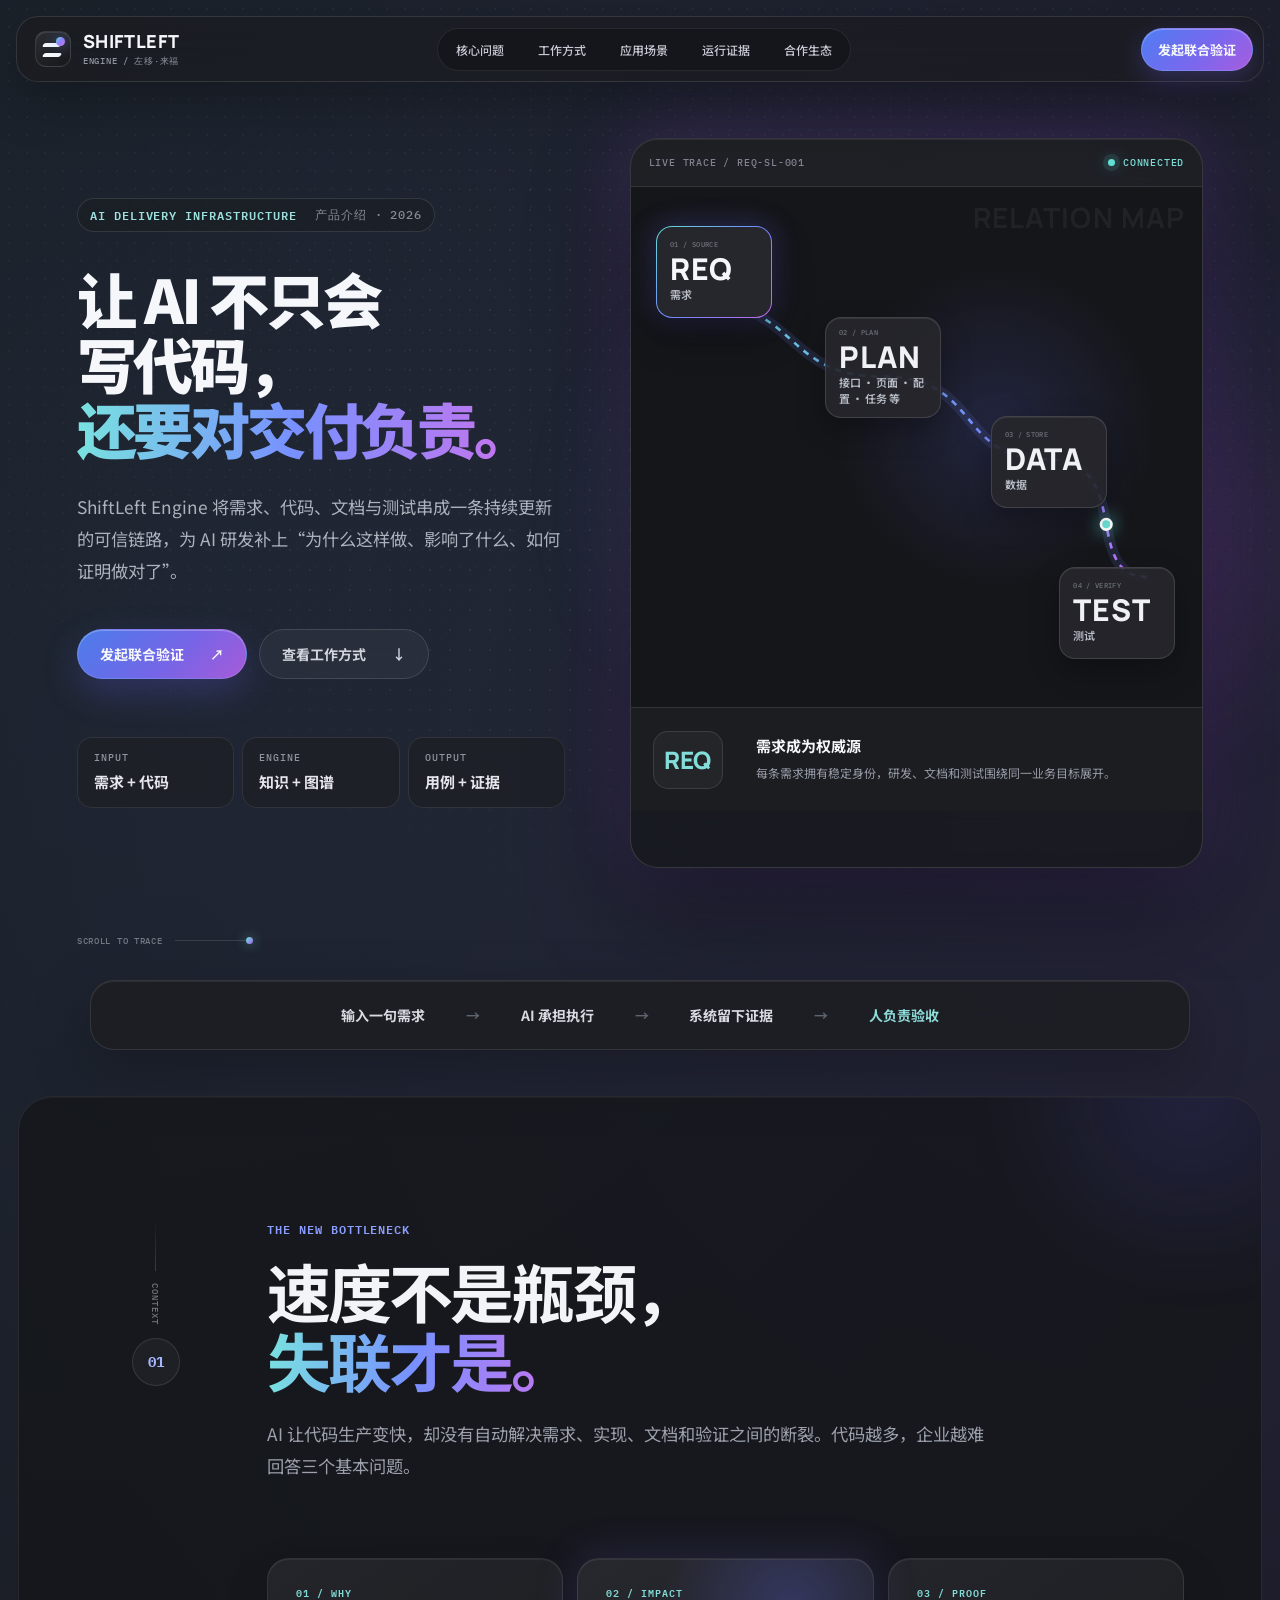
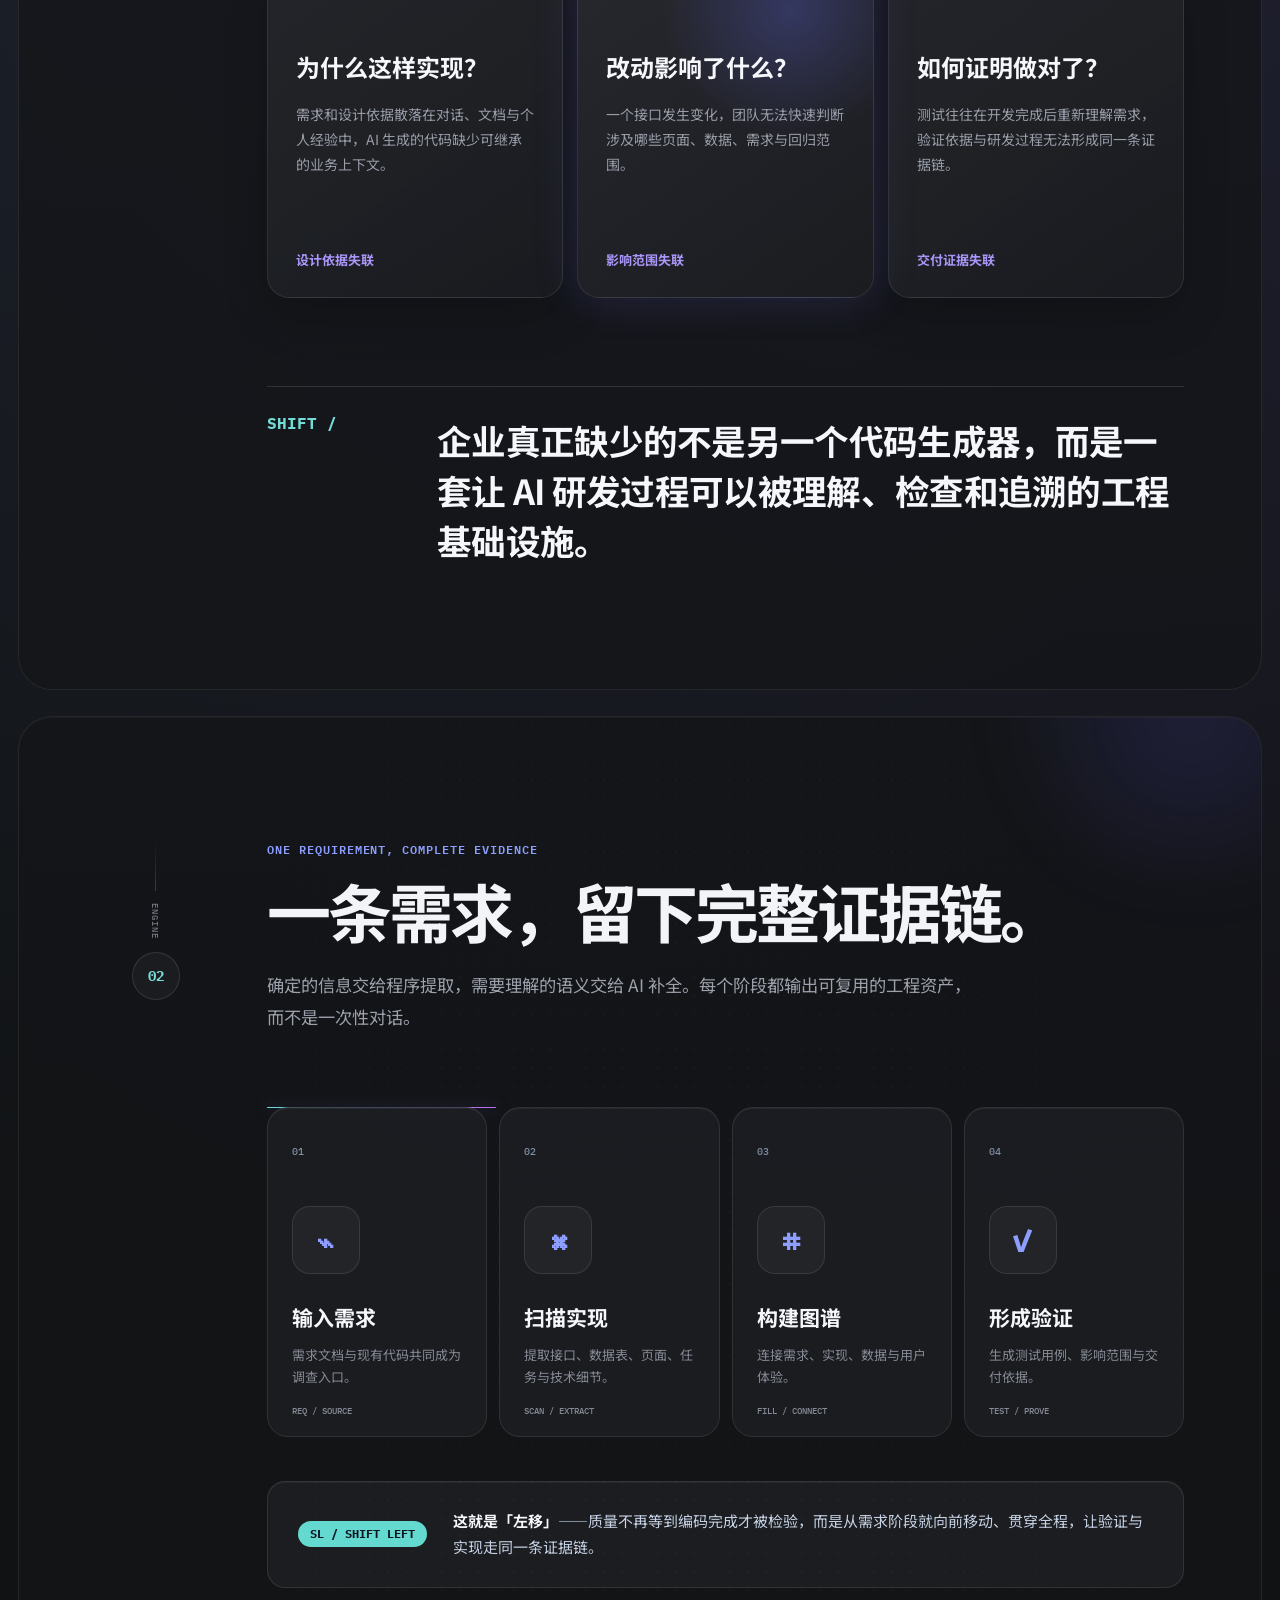
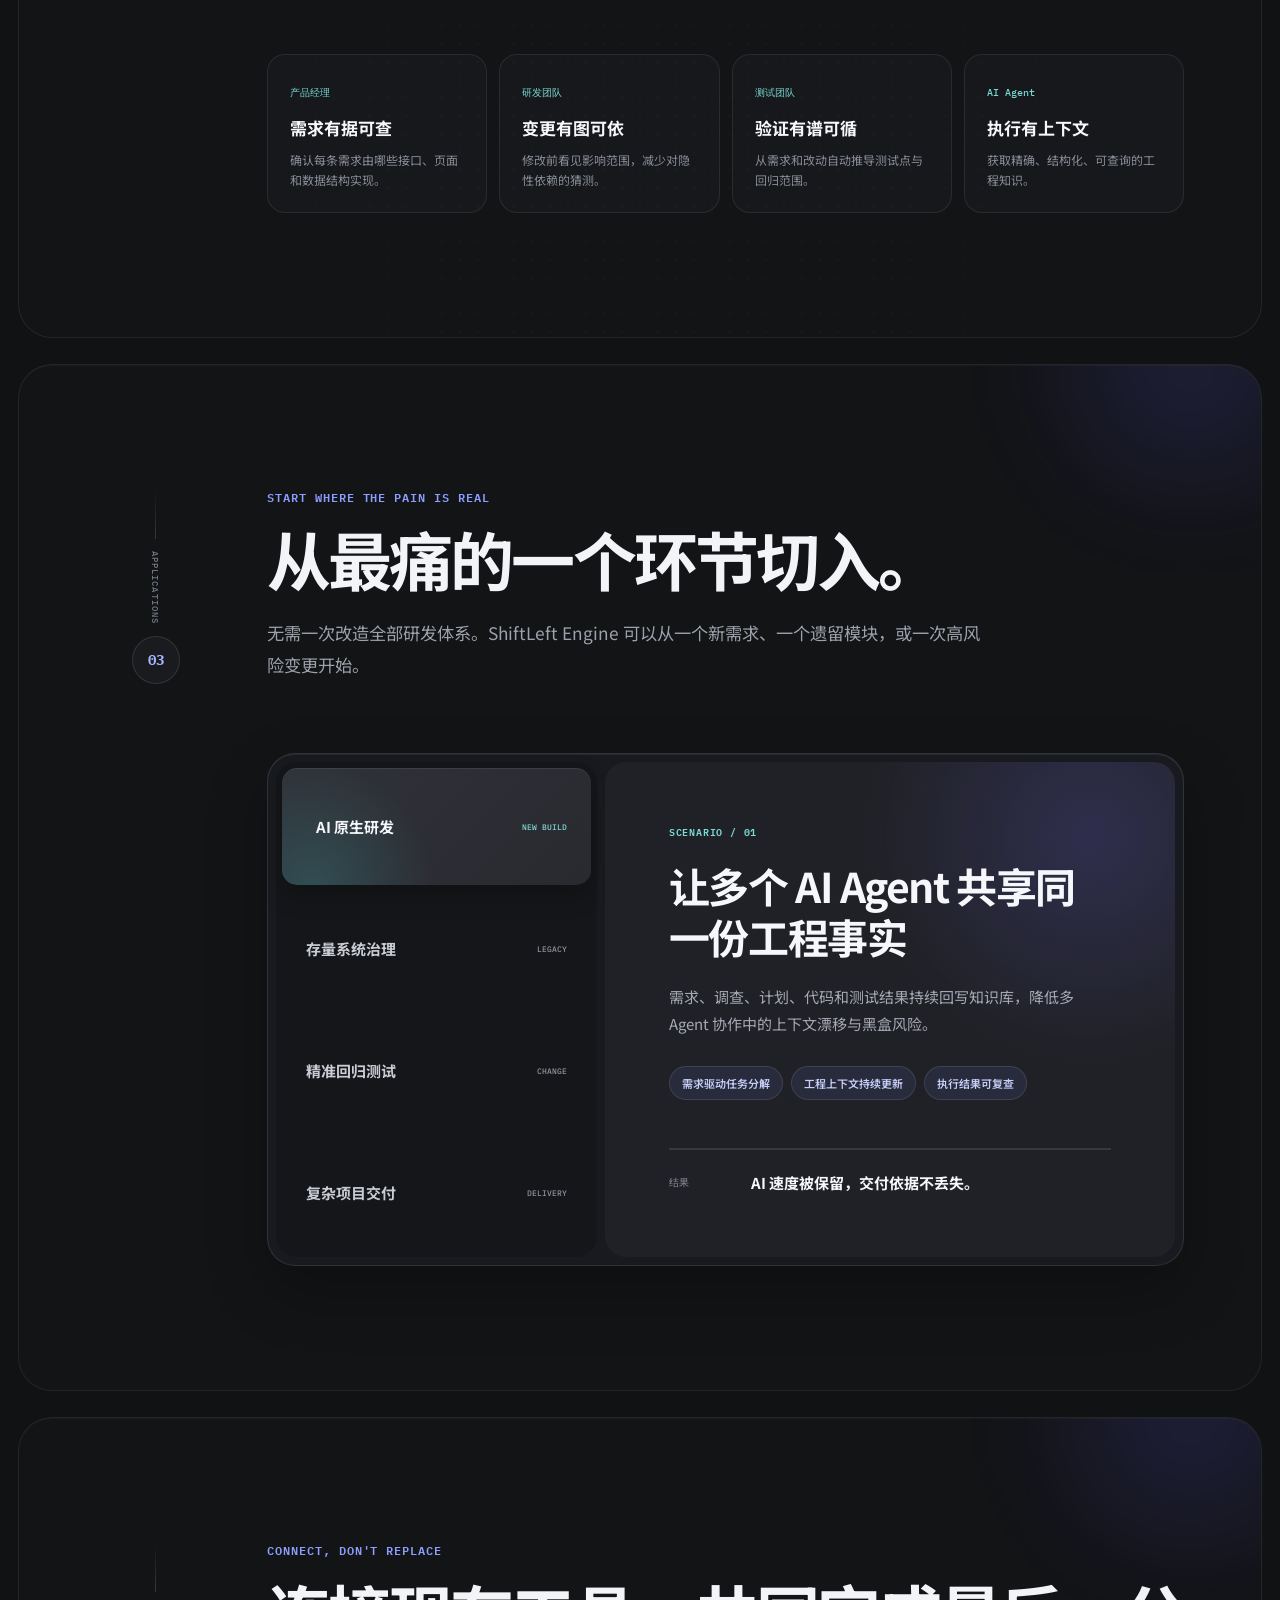
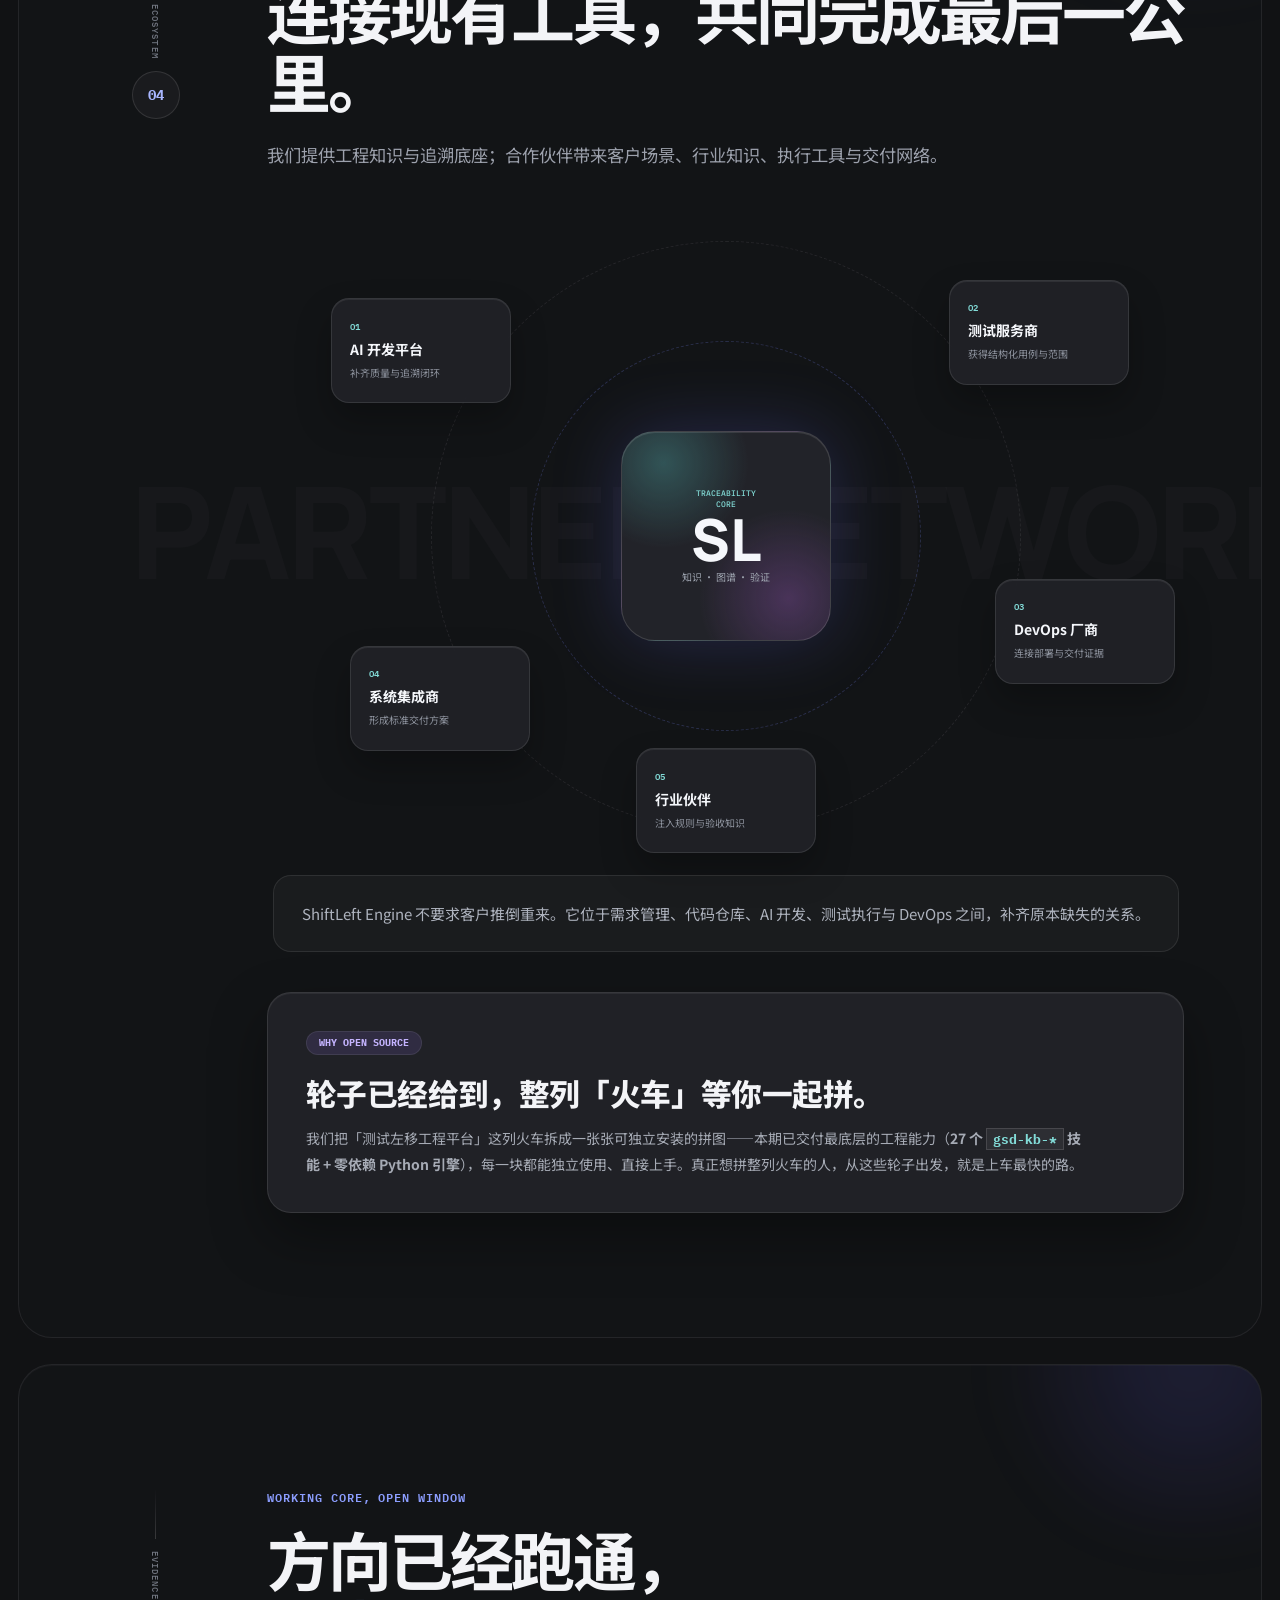
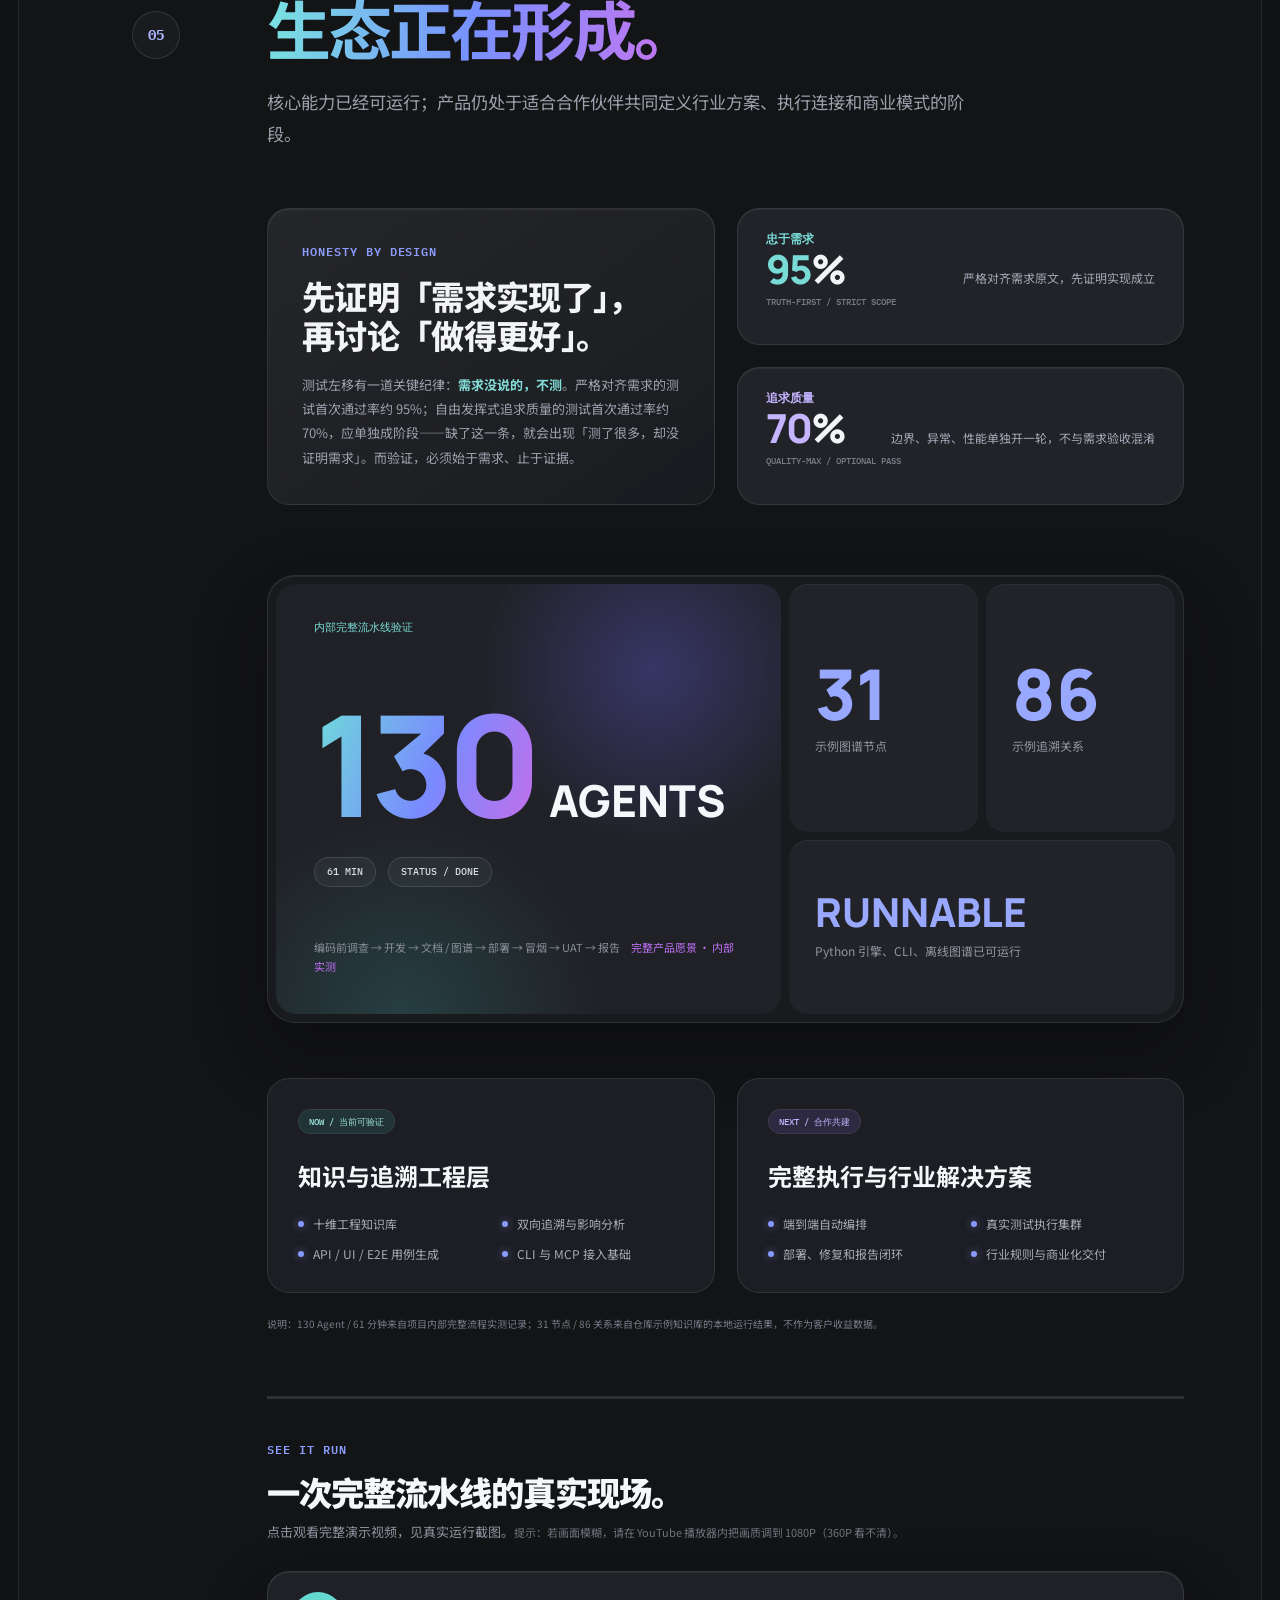
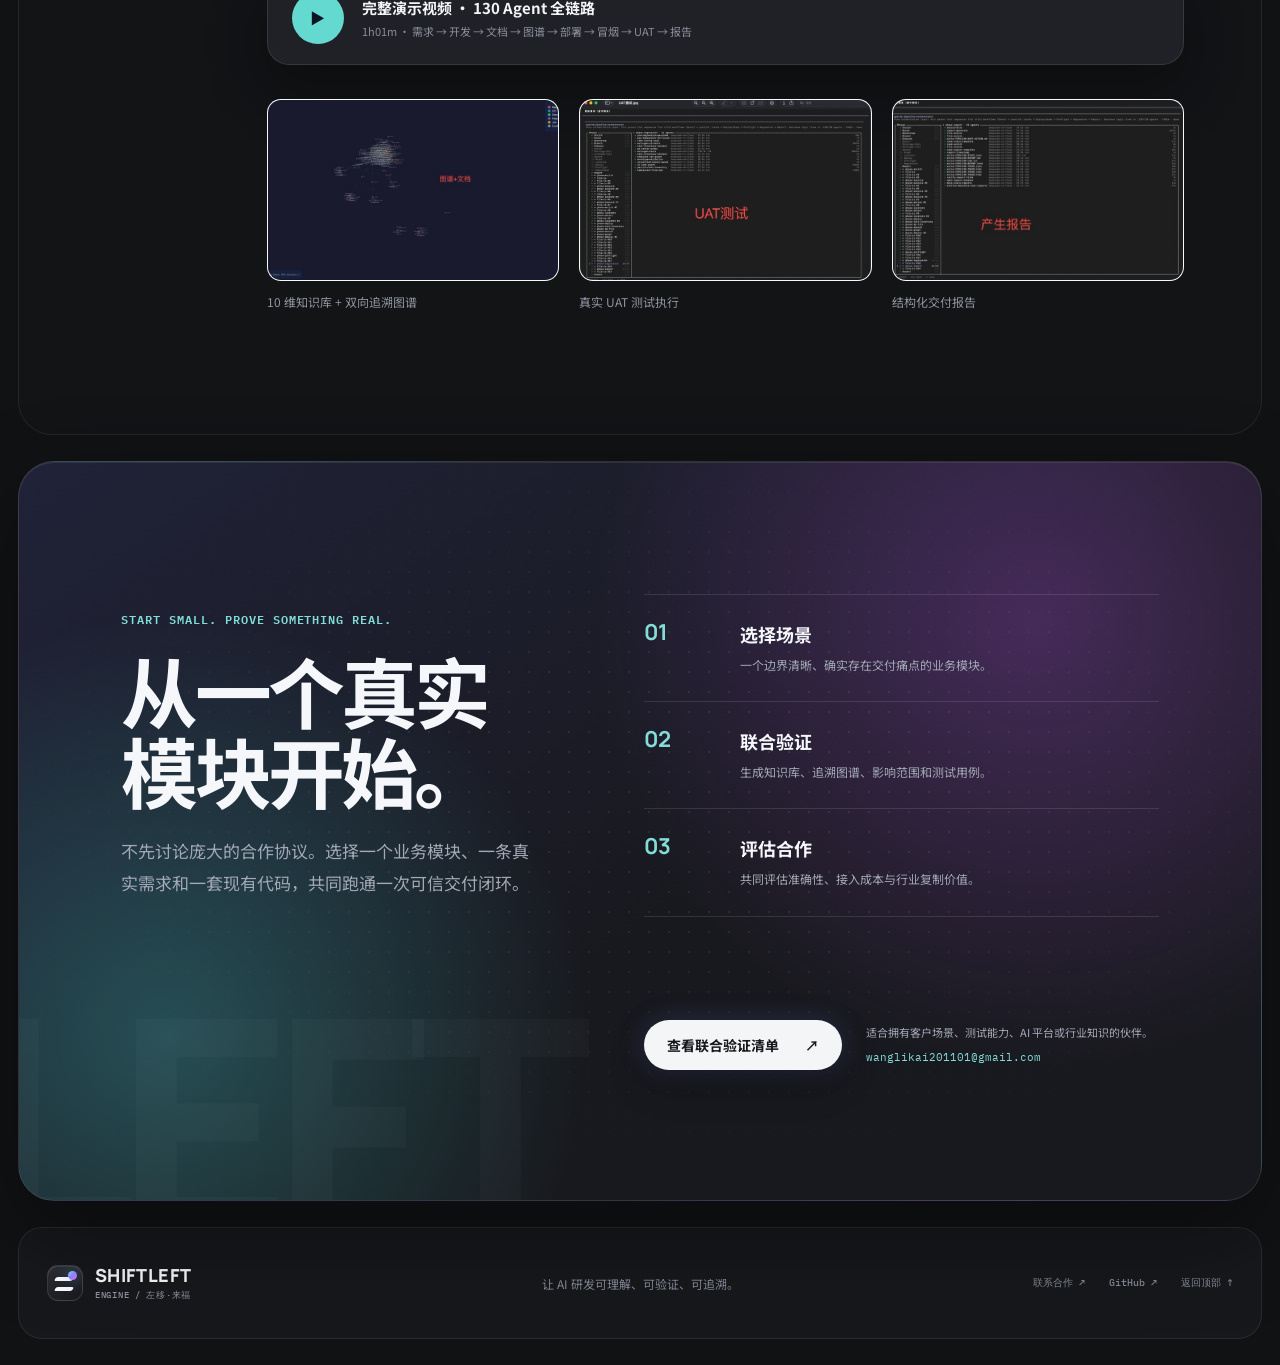
<file: index.html>
<!doctype html>
<html lang="zh-CN">
<head>
  <meta charset="utf-8">
  <meta name="viewport" content="width=device-width, initial-scale=1">

  <!-- Ptengine Tag -->
  <script src="https://js.ptengine.com/37f93wes.js"></script>
  <!-- End Ptengine Tag -->
  <meta name="description" content="ShiftLeft Engine——需求驱动的测试左移工程平台。输入需求，剩下交给 AI：需求、代码、文档与测试串成一条持续更新的可信证据链，让 AI 交付可理解、可验证、可验收。">
  <meta name="theme-color" content="#eaf1f8">

  <!-- Open Graph / 分享卡片(图片已用 GitHub Pages 绝对地址,微信/社媒可渲染预览) -->
  <meta property="og:type" content="website">
  <meta property="og:site_name" content="ShiftLeft Engine">
  <meta property="og:title" content="ShiftLeft Engine · 需求驱动的测试左移工程平台">
  <meta property="og:description" content="输入需求，剩下交给 AI。从需求到代码、图谱与测试用例自动留下可追溯的证据链，让 AI 交付可理解、可验证、可验收。">
  <meta property="og:image" content="https://wanglikai201101-ctrl.github.io/shiftleft-engine/assets/og-image.png">
  <meta property="og:image:width" content="1200">
  <meta property="og:image:height" content="630">
  <meta property="og:image:alt" content="ShiftLeft Engine 知识库与双向追溯图谱界面">
  <meta property="og:locale" content="zh_CN">
  <meta name="twitter:card" content="summary_large_image">
  <meta name="twitter:title" content="ShiftLeft Engine · 需求驱动的测试左移工程平台">
  <meta name="twitter:description" content="输入需求，剩下交给 AI。需求、代码、文档与测试串成一条持续更新的可信证据链。">
  <meta name="twitter:image" content="https://wanglikai201101-ctrl.github.io/shiftleft-engine/assets/og-image.png">

  <title>ShiftLeft Engine · 需求驱动的测试左移工程平台</title>
  <link rel="icon" href="favicon.svg" type="image/svg+xml">
  <link rel="preconnect" href="https://fonts.googleapis.com">
  <link rel="preconnect" href="https://fonts.gstatic.com" crossorigin>
  <link href="https://fonts.googleapis.com/css2?family=IBM+Plex+Mono:wght@400;500;600&family=Manrope:wght@500;600;700;800&family=Noto+Sans+SC:wght@400;500;600;700;800;900&display=swap" rel="stylesheet">
  <link rel="stylesheet" href="styles.css?v=3">
  <link rel="stylesheet" href="stitch-theme.css?v=3">
</head>
<body>
  <a class="skip-link" href="#main">跳到主要内容</a>

  <header class="site-header" data-header>
    <a class="brand" href="#top" aria-label="ShiftLeft Engine 首页">
      <span class="brand-mark" aria-hidden="true"><i></i><i></i></span>
      <span class="brand-copy">
        <b>SHIFTLEFT</b>
        <small>ENGINE / 左移·来福</small>
      </span>
    </a>

    <nav class="site-nav" aria-label="主导航">
      <a href="#why">核心问题</a>
      <a href="#engine">工作方式</a>
      <a href="#scenarios">应用场景</a>
      <a href="#proof">运行证据</a>
      <a href="#partners">合作生态</a>
    </nav>

    <button class="header-cta" type="button" data-open-pilot>发起联合验证</button>
  </header>

  <main id="main">
    <section class="hero" id="top" aria-labelledby="hero-title">
      <div class="hero-grid" aria-hidden="true"></div>

      <div class="hero-copy reveal">
        <p class="eyebrow"><span>AI DELIVERY INFRASTRUCTURE</span><b>产品介绍 · 2026</b></p>
        <h1 id="hero-title">让 AI 不只会<br>写代码，<br><em>还要对交付负责。</em></h1>
        <p class="hero-lead">ShiftLeft Engine 将需求、代码、文档与测试串成一条持续更新的可信链路，为 AI 研发补上“为什么这样做、影响了什么、如何证明做对了”。</p>

        <div class="hero-actions">
          <button class="button button-primary" type="button" data-open-pilot>
            发起联合验证
            <span aria-hidden="true">↗</span>
          </button>
          <a class="button button-ghost" href="#engine">查看工作方式 <span aria-hidden="true">↓</span></a>
        </div>

        <dl class="hero-facts" aria-label="产品核心特征">
          <div><dt>INPUT</dt><dd>需求 + 代码</dd></div>
          <div><dt>ENGINE</dt><dd>知识 + 图谱</dd></div>
          <div><dt>OUTPUT</dt><dd>用例 + 证据</dd></div>
        </dl>
      </div>

      <div class="trace-console reveal" aria-label="需求追溯链交互演示">
        <div class="console-topbar">
          <span>LIVE TRACE / REQ-SL-001</span>
          <span class="console-status"><i></i> CONNECTED</span>
        </div>

        <div class="trace-canvas" data-trace-canvas>
          <svg class="trace-lines" viewBox="0 0 650 480" role="img" aria-label="需求经过实现计划、数据连接至测试">
            <defs>
              <linearGradient id="trace-gradient" x1="0" y1="0" x2="1" y2="1">
                <stop offset="0%" stop-color="#63d9d0"></stop>
                <stop offset="52%" stop-color="#7390ff"></stop>
                <stop offset="100%" stop-color="#bd70f5"></stop>
              </linearGradient>
            </defs>
            <path class="trace-path trace-path-shadow" d="M86 78 C190 78 174 160 286 160 S370 254 472 254 S510 388 588 388"></path>
            <path class="trace-path trace-path-active" d="M86 78 C190 78 174 160 286 160 S370 254 472 254 S510 388 588 388"></path>
            <circle class="trace-pulse" r="6">
              <animateMotion dur="4.6s" repeatCount="indefinite" path="M86 78 C190 78 174 160 286 160 S370 254 472 254 S510 388 588 388"></animateMotion>
            </circle>
          </svg>

          <button class="trace-node node-req is-active" style="--x: 5%; --y: 8%" type="button" data-trace-node data-code="REQ" data-title="需求成为权威源" data-copy="每条需求拥有稳定身份，研发、文档和测试围绕同一业务目标展开。">
            <small>01 / SOURCE</small><strong>REQ</strong><span>需求</span>
          </button>
          <button class="trace-node node-api" style="--x: 34%; --y: 25%" type="button" data-trace-node data-code="PLAN" data-title="调查产出实现范围" data-copy="代码调查产出 Plan：识别接口、页面、配置、后台任务与权限等维度的范围及依赖关系。">
            <small>02 / PLAN</small><strong>PLAN</strong><span>接口 · 页面 · 配置 · 任务 等</span>
          </button>
          <button class="trace-node node-data" style="--x: 63%; --y: 44%" type="button" data-trace-node data-code="DATA" data-title="数据读写可追溯" data-copy="从接口追溯到数据库、缓存和消息，定位字段级读写影响。">
            <small>03 / STORE</small><strong>DATA</strong><span>数据</span>
          </button>
          <button class="trace-node node-test" style="--x: 75%; --y: 73%" type="button" data-trace-node data-code="TEST" data-title="验证范围自动形成" data-copy="根据需求与变更影响，生成 API、UI、E2E 测试用例和覆盖依据。">
            <small>04 / VERIFY</small><strong>TEST</strong><span>测试</span>
          </button>
        </div>

        <div class="trace-readout" aria-live="polite">
          <span class="readout-code" data-readout-code>REQ</span>
          <div><b data-readout-title>需求成为权威源</b><p data-readout-copy>每条需求拥有稳定身份，研发、文档和测试围绕同一业务目标展开。</p></div>
        </div>
      </div>

      <a class="scroll-cue" href="#why"><span>SCROLL TO TRACE</span><i aria-hidden="true"></i></a>
    </section>

    <section class="statement-band" aria-label="产品主张">
      <p>输入一句需求</p><span aria-hidden="true">→</span>
      <p>AI 承担执行</p><span aria-hidden="true">→</span>
      <p>系统留下证据</p><span aria-hidden="true">→</span>
      <p class="accent">人负责验收</p>
    </section>

    <section class="section section-problem" id="why">
      <div class="section-index reveal"><span>CONTEXT</span><b>01</b></div>
      <div class="section-heading reveal">
        <p class="eyebrow">THE NEW BOTTLENECK</p>
        <h2>速度不是瓶颈，<br><em>失联才是。</em></h2>
        <p>AI 让代码生产变快，却没有自动解决需求、实现、文档和验证之间的断裂。代码越多，企业越难回答三个基本问题。</p>
      </div>

      <div class="fracture-map reveal" aria-label="研发交付中的三个断点">
        <article class="fracture-card">
          <div class="fracture-label">01 / WHY</div>
          <h3>为什么这样实现？</h3>
          <p>需求和设计依据散落在对话、文档与个人经验中，AI 生成的代码缺少可继承的业务上下文。</p>
          <span>设计依据失联</span>
        </article>
        <article class="fracture-card fracture-card-dark">
          <div class="fracture-label">02 / IMPACT</div>
          <h3>改动影响了什么？</h3>
          <p>一个接口发生变化，团队无法快速判断涉及哪些页面、数据、需求与回归范围。</p>
          <span>影响范围失联</span>
        </article>
        <article class="fracture-card">
          <div class="fracture-label">03 / PROOF</div>
          <h3>如何证明做对了？</h3>
          <p>测试往往在开发完成后重新理解需求，验证依据与研发过程无法形成同一条证据链。</p>
          <span>交付证据失联</span>
        </article>
      </div>

      <div class="problem-conclusion reveal">
        <span>SHIFT /</span>
        <p>企业真正缺少的不是另一个代码生成器，而是一套让 AI 研发过程可以被理解、检查和追溯的工程基础设施。</p>
      </div>
    </section>

    <section class="section section-engine" id="engine">
      <div class="section-index reveal"><span>ENGINE</span><b>02</b></div>
      <div class="section-heading heading-wide reveal">
        <p class="eyebrow">ONE REQUIREMENT, COMPLETE EVIDENCE</p>
        <h2>一条需求，留下完整证据链。</h2>
        <p>确定的信息交给程序提取，需要理解的语义交给 AI 补全。每个阶段都输出可复用的工程资产，而不是一次性对话。</p>
      </div>

      <ol class="pipeline reveal" aria-label="产品工作流程">
        <li>
          <span class="pipeline-no">01</span>
          <div class="pipeline-icon" aria-hidden="true">⌁</div>
          <h3>输入需求</h3>
          <p>需求文档与现有代码共同成为调查入口。</p>
          <small>REQ / SOURCE</small>
        </li>
        <li>
          <span class="pipeline-no">02</span>
          <div class="pipeline-icon" aria-hidden="true">⌘</div>
          <h3>扫描实现</h3>
          <p>提取接口、数据表、页面、任务与技术细节。</p>
          <small>SCAN / EXTRACT</small>
        </li>
        <li>
          <span class="pipeline-no">03</span>
          <div class="pipeline-icon" aria-hidden="true">⌗</div>
          <h3>构建图谱</h3>
          <p>连接需求、实现、数据与用户体验。</p>
          <small>FILL / CONNECT</small>
        </li>
        <li>
          <span class="pipeline-no">04</span>
          <div class="pipeline-icon" aria-hidden="true">✓</div>
          <h3>形成验证</h3>
          <p>生成测试用例、影响范围与交付依据。</p>
          <small>TEST / PROVE</small>
        </li>
      </ol>

      <div class="shift-strip reveal" aria-label="为什么叫左移">
        <span class="shift-strip-tag">SL / SHIFT LEFT</span>
        <p><b>这就是「左移」</b>——质量不再等到编码完成才被检验，而是从需求阶段就向前移动、贯穿全程，让验证与实现走同一条证据链。</p>
      </div>

      <div class="value-grid reveal">
        <article>
          <span>产品经理</span>
          <h3>需求有据可查</h3>
          <p>确认每条需求由哪些接口、页面和数据结构实现。</p>
        </article>
        <article>
          <span>研发团队</span>
          <h3>变更有图可依</h3>
          <p>修改前看见影响范围，减少对隐性依赖的猜测。</p>
        </article>
        <article>
          <span>测试团队</span>
          <h3>验证有谱可循</h3>
          <p>从需求和改动自动推导测试点与回归范围。</p>
        </article>
        <article>
          <span>AI Agent</span>
          <h3>执行有上下文</h3>
          <p>获取精确、结构化、可查询的工程知识。</p>
        </article>
      </div>
    </section>

    <section class="section section-scenarios" id="scenarios">
      <div class="section-index reveal"><span>APPLICATIONS</span><b>03</b></div>
      <div class="section-heading reveal">
        <p class="eyebrow">START WHERE THE PAIN IS REAL</p>
        <h2>从最痛的一个环节切入。</h2>
        <p>无需一次改造全部研发体系。ShiftLeft Engine 可以从一个新需求、一个遗留模块，或一次高风险变更开始。</p>
      </div>

      <div class="scenario-shell reveal">
        <div class="scenario-tabs" role="tablist" aria-label="应用场景">
          <button id="tab-ai" role="tab" aria-selected="true" aria-controls="panel-ai" data-scenario="ai">
            <span>AI 原生研发</span><small>NEW BUILD</small>
          </button>
          <button id="tab-legacy" role="tab" aria-selected="false" aria-controls="panel-legacy" data-scenario="legacy" tabindex="-1">
            <span>存量系统治理</span><small>LEGACY</small>
          </button>
          <button id="tab-regression" role="tab" aria-selected="false" aria-controls="panel-regression" data-scenario="regression" tabindex="-1">
            <span>精准回归测试</span><small>CHANGE</small>
          </button>
          <button id="tab-delivery" role="tab" aria-selected="false" aria-controls="panel-delivery" data-scenario="delivery" tabindex="-1">
            <span>复杂项目交付</span><small>DELIVERY</small>
          </button>
        </div>

        <div class="scenario-panels">
          <article id="panel-ai" role="tabpanel" aria-labelledby="tab-ai" data-panel="ai">
            <p class="panel-kicker">SCENARIO / 01</p>
            <h3>让多个 AI Agent 共享同一份工程事实</h3>
            <p>需求、调查、计划、代码和测试结果持续回写知识库，降低多 Agent 协作中的上下文漂移与黑盒风险。</p>
            <ul><li>需求驱动任务分解</li><li>工程上下文持续更新</li><li>执行结果可复查</li></ul>
            <div class="panel-result"><span>结果</span><b>AI 速度被保留，交付依据不丢失。</b></div>
          </article>
          <article id="panel-legacy" role="tabpanel" aria-labelledby="tab-legacy" data-panel="legacy" hidden>
            <p class="panel-kicker">SCENARIO / 02</p>
            <h3>从代码反向重建长期缺失的系统知识</h3>
            <p>扫描接口、数据表、页面和后台任务，为缺少文档的历史项目快速建立可查询的工程地图。</p>
            <ul><li>存量代码反向扫描</li><li>模块文档骨架生成</li><li>业务关系逐步补齐</li></ul>
            <div class="panel-result"><span>结果</span><b>新成员与 AI 更快理解历史系统。</b></div>
          </article>
          <article id="panel-regression" role="tabpanel" aria-labelledby="tab-regression" data-panel="regression" hidden>
            <p class="panel-kicker">SCENARIO / 03</p>
            <h3>让每次回归测试都有明确范围</h3>
            <p>根据代码变更映射图谱节点，识别受影响的需求、接口、页面和数据，形成针对性的测试计划。</p>
            <ul><li>Git 变更映射</li><li>两跳影响分析</li><li>测试用例范围识别</li></ul>
            <div class="panel-result"><span>结果</span><b>从“凭经验全量回归”转向“按影响验证”。</b></div>
          </article>
          <article id="panel-delivery" role="tabpanel" aria-labelledby="tab-delivery" data-panel="delivery" hidden>
            <p class="panel-kicker">SCENARIO / 04</p>
            <h3>把复杂项目交付变成一条可验收证据链</h3>
            <p>跨团队、跨供应商的研发活动围绕统一需求身份协作，降低人员更替和信息断层带来的交付风险。</p>
            <ul><li>统一需求与资产编号</li><li>跨角色追溯查询</li><li>结构化交付报告</li></ul>
            <div class="panel-result"><span>结果</span><b>项目过程能解释，最终结果能验收。</b></div>
          </article>
        </div>
      </div>
    </section>

    <section class="section section-partners" id="partners">
      <div class="section-index reveal"><span>ECOSYSTEM</span><b>04</b></div>
      <div class="section-heading heading-wide reveal">
        <p class="eyebrow">CONNECT, DON'T REPLACE</p>
        <h2>连接现有工具，共同完成最后一公里。</h2>
        <p>我们提供工程知识与追溯底座；合作伙伴带来客户场景、行业知识、执行工具与交付网络。</p>
      </div>

      <div class="ecosystem reveal" aria-label="合作伙伴生态图">
        <div class="ecosystem-orbit orbit-one" aria-hidden="true"></div>
        <div class="ecosystem-orbit orbit-two" aria-hidden="true"></div>
        <div class="ecosystem-core">
          <span>TRACEABILITY<br>CORE</span>
          <b>SL</b>
          <small>知识 · 图谱 · 验证</small>
        </div>
        <article class="partner-node partner-ai"><small>01</small><b>AI 开发平台</b><span>补齐质量与追溯闭环</span></article>
        <article class="partner-node partner-qa"><small>02</small><b>测试服务商</b><span>获得结构化用例与范围</span></article>
        <article class="partner-node partner-devops"><small>03</small><b>DevOps 厂商</b><span>连接部署与交付证据</span></article>
        <article class="partner-node partner-si"><small>04</small><b>系统集成商</b><span>形成标准交付方案</span></article>
        <article class="partner-node partner-domain"><small>05</small><b>行业伙伴</b><span>注入规则与验收知识</span></article>
      </div>

      <p class="ecosystem-note reveal">ShiftLeft Engine 不要求客户推倒重来。它位于需求管理、代码仓库、AI 开发、测试执行与 DevOps 之间，补齐原本缺失的关系。</p>

      <div class="puzzle-note reveal">
        <span class="puzzle-tag">WHY OPEN SOURCE</span>
        <h3>轮子已经给到，整列「火车」等你一起拼。</h3>
        <p>我们把「测试左移工程平台」这列火车拆成一张张可独立安装的拼图——本期已交付最底层的工程能力（<b>27 个 <code>gsd-kb-*</code> 技能 + 零依赖 Python 引擎</b>），每一块都能独立使用、直接上手。真正想拼整列火车的人，从这些轮子出发，就是上车最快的路。</p>
      </div>
    </section>

    <section class="section section-proof" id="proof">
      <div class="section-index reveal"><span>EVIDENCE</span><b>05</b></div>
      <div class="section-heading reveal">
        <p class="eyebrow">WORKING CORE, OPEN WINDOW</p>
        <h2>方向已经跑通，<br><em>生态正在形成。</em></h2>
        <p>核心能力已经可运行；产品仍处于适合合作伙伴共同定义行业方案、执行连接和商业模式的阶段。</p>
      </div>

      <div class="honesty reveal" aria-label="诚实性原则">
        <div class="honesty-copy">
          <p class="eyebrow">HONESTY BY DESIGN</p>
          <h3>先证明「需求实现了」，<br>再讨论「做得更好」。</h3>
          <p>测试左移有一道关键纪律：<b>需求没说的，不测</b>。严格对齐需求的测试首次通过率约 95%；自由发挥式追求质量的测试首次通过率约 70%，应单独成阶段——缺了这一条，就会出现「测了很多，却没证明需求」。而验证，必须始于需求、止于证据。</p>
        </div>
        <div class="honesty-cards">
          <article class="honesty-card">
            <span>忠于需求</span>
            <b><em>95</em>%</b>
            <p>严格对齐需求原文，先证明实现成立</p>
            <small>TRUTH-FIRST / STRICT SCOPE</small>
          </article>
          <article class="honesty-card honesty-card-dark">
            <span>追求质量</span>
            <b><em>70</em>%</b>
            <p>边界、异常、性能单独开一轮，不与需求验收混淆</p>
            <small>QUALITY-MAX / OPTIONAL PASS</small>
          </article>
        </div>
      </div>

      <div class="evidence-board reveal">
        <div class="evidence-main">
          <p>内部完整流水线验证</p>
          <strong><span>130</span> AGENTS</strong>
          <div class="evidence-sub"><b>61 MIN</b><b>STATUS / DONE</b></div>
          <small>编码前调查 → 开发 → 文档 / 图谱 → 部署 → 冒烟 → UAT → 报告　<i class="evidence-intern">完整产品愿景 · 内部实测</i></small>
        </div>
        <div class="evidence-cell"><span>31</span><p>示例图谱节点</p></div>
        <div class="evidence-cell"><span>86</span><p>示例追溯关系</p></div>
        <div class="evidence-cell evidence-text"><span>RUNNABLE</span><p>Python 引擎、CLI、离线图谱已可运行</p></div>
      </div>

      <div class="scope-grid reveal">
        <article>
          <div class="scope-tag scope-now">NOW / 当前可验证</div>
          <h3>知识与追溯工程层</h3>
          <ul>
            <li>十维工程知识库</li>
            <li>双向追溯与影响分析</li>
            <li>API / UI / E2E 用例生成</li>
            <li>CLI 与 MCP 接入基础</li>
          </ul>
        </article>
        <article>
          <div class="scope-tag scope-next">NEXT / 合作共建</div>
          <h3>完整执行与行业解决方案</h3>
          <ul>
            <li>端到端自动编排</li>
            <li>真实测试执行集群</li>
            <li>部署、修复和报告闭环</li>
            <li>行业规则与商业化交付</li>
          </ul>
        </article>
      </div>

      <p class="proof-note reveal">说明：130 Agent / 61 分钟来自项目内部完整流程实测记录；31 节点 / 86 关系来自仓库示例知识库的本地运行结果，不作为客户收益数据。</p>

      <div class="proof-media reveal" aria-label="真实运行证据">
        <div class="proof-media-head">
          <p class="eyebrow">SEE IT RUN</p>
          <h3>一次完整流水线的真实现场。</h3>
          <p>点击观看完整演示视频，见真实运行截图。<em class="hint">提示：若画面模糊，请在 YouTube 播放器内把画质调到 1080P（360P 看不清）。</em></p>
        </div>
        <a class="proof-video" href="https://youtu.be/stfLoSjn8Go" target="_blank" rel="noreferrer" aria-label="观看完整演示视频">
          <span class="proof-play" aria-hidden="true">▶</span>
          <div><b>完整演示视频 · 130 Agent 全链路</b><small>1h01m · 需求 → 开发 → 文档 → 图谱 → 部署 → 冒烟 → UAT → 报告</small></div>
        </a>
        <div class="proof-thumbs">
          <figure>
            <img src="assets/thumb-kb.jpg" alt="知识库与双向追溯图谱运行界面" loading="lazy" decoding="async">
            <figcaption>10 维知识库 + 双向追溯图谱</figcaption>
          </figure>
          <figure>
            <img src="assets/thumb-uat.jpg" alt="真实 UAT 测试执行界面" loading="lazy" decoding="async">
            <figcaption>真实 UAT 测试执行</figcaption>
          </figure>
          <figure>
            <img src="assets/thumb-report.jpg" alt="结构化交付报告界面" loading="lazy" decoding="async">
            <figcaption>结构化交付报告</figcaption>
          </figure>
        </div>
      </div>
    </section>

    <section class="pilot" id="pilot">
      <div class="pilot-grid" aria-hidden="true"></div>
      <div class="pilot-copy reveal">
        <p class="eyebrow">START SMALL. PROVE SOMETHING REAL.</p>
        <h2>从一个真实模块开始。</h2>
        <p>不先讨论庞大的合作协议。选择一个业务模块、一条真实需求和一套现有代码，共同跑通一次可信交付闭环。</p>
      </div>

      <ol class="pilot-steps reveal">
        <li><span>01</span><div><b>选择场景</b><p>一个边界清晰、确实存在交付痛点的业务模块。</p></div></li>
        <li><span>02</span><div><b>联合验证</b><p>生成知识库、追溯图谱、影响范围和测试用例。</p></div></li>
        <li><span>03</span><div><b>评估合作</b><p>共同评估准确性、接入成本与行业复制价值。</p></div></li>
      </ol>

      <div class="pilot-action reveal">
        <button class="button button-light" type="button" data-open-pilot>查看联合验证清单 <span aria-hidden="true">↗</span></button>
        <p>适合拥有客户场景、测试能力、AI 平台或行业知识的伙伴。<br><a class="contact-link" href="mailto:wanglikai201101@gmail.com">wanglikai201101@gmail.com</a></p>
      </div>
    </section>
  </main>

  <footer class="site-footer">
    <a class="brand footer-brand" href="#top">
      <span class="brand-mark" aria-hidden="true"><i></i><i></i></span>
      <span class="brand-copy"><b>SHIFTLEFT</b><small>ENGINE / 左移·来福</small></span>
    </a>
    <p>让 AI 研发可理解、可验证、可追溯。</p>
    <div class="footer-links">
      <a href="mailto:wanglikai201101@gmail.com">联系合作 ↗</a>
      <a href="https://github.com/wanglikai201101-ctrl/shiftleft-engine" target="_blank" rel="noreferrer">GitHub ↗</a>
      <a href="#top">返回顶部 ↑</a>
    </div>
  </footer>

  <dialog class="pilot-dialog" data-pilot-dialog aria-labelledby="dialog-title">
    <div class="dialog-top">
      <span>JOINT VALIDATION / 001</span>
      <button type="button" data-close-pilot aria-label="关闭">×</button>
    </div>
    <div class="dialog-body">
      <p class="eyebrow">合作起点</p>
      <h2 id="dialog-title">用一个真实模块，验证一次真实价值。</h2>
      <p>建议双方各指定一名业务与技术负责人，准备以下材料：</p>
      <ul>
        <li><span>01</span>一条真实、边界清晰的业务需求</li>
        <li><span>02</span>与需求相关的前后端代码范围</li>
        <li><span>03</span>当前测试方式与主要交付痛点</li>
        <li><span>04</span>双方认可的准确性与可用性标准</li>
      </ul>
      <div class="dialog-actions">
        <button class="button button-primary dialog-copy" type="button" data-copy-pilot>复制联合验证清单</button>
        <a class="button button-ghost dialog-email" href="mailto:wanglikai201101@gmail.com?subject=ShiftLeft%20Engine%20合作咨询">发送合作邮件</a>
      </div>
      <p class="dialog-contact">联系方式：<a href="mailto:wanglikai201101@gmail.com">wanglikai201101@gmail.com</a></p>
      <p class="copy-status" data-copy-status aria-live="polite"></p>
    </div>
  </dialog>

  <script src="app.js"></script>
</body>
</html>
</file>
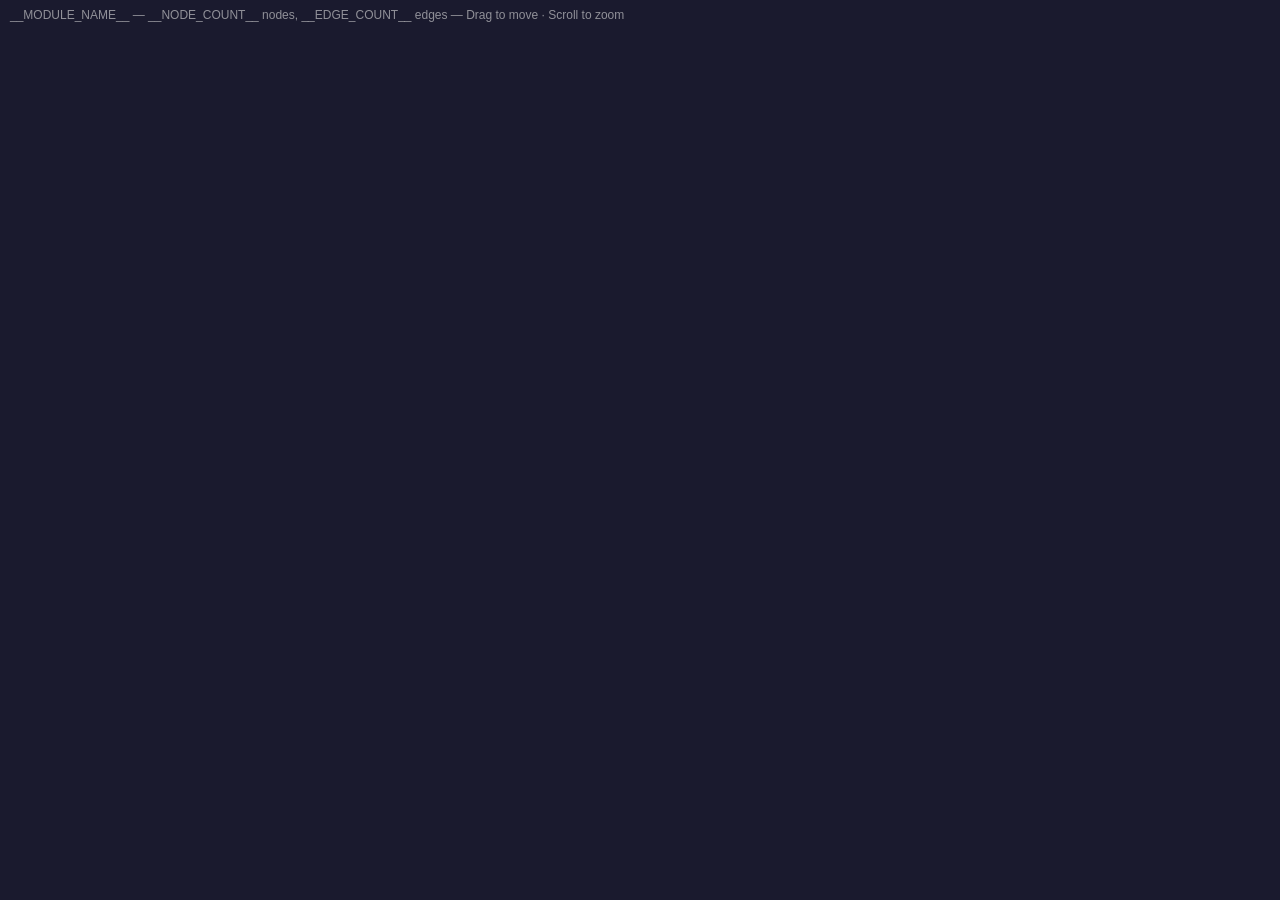
<file: knowledge-base/assets/graph-template.html>
<!DOCTYPE html>
<html>
<head>
<meta charset="utf-8">
<title>Knowledge Graph — __MODULE_NAME__</title>
<style>
body { margin:0; font-family:-apple-system,sans-serif; background:#1a1a2e; overflow:hidden; }
svg { width:100vw; height:100vh; display:block; }
.link { stroke-opacity:0.8; }
#tooltip { position:fixed; background:rgba(22,33,62,0.95); border:1px solid #0f3460; border-radius:6px; padding:10px; color:#e0e0e0; font-size:12px; display:none; max-width:300px; z-index:1000; }
#title { position:fixed; top:8px; left:10px; color:rgba(224,224,224,0.6); font-size:12px; z-index:10; }
</style>
</head>
<body>
<div id="title">__MODULE_NAME__ — __NODE_COUNT__ nodes, __EDGE_COUNT__ edges — Drag to move · Scroll to zoom</div>
<div id="tooltip"></div>
<script src="d3.v7.min.js"></script>
<script>
if(typeof d3==="undefined"){document.body.innerHTML="<p style='color:red;padding:40px'>D3.js not loaded. Ensure d3.v7.min.js is in same directory.</p>";throw new Error("no d3");}
</script>
<script>
var GRAPH_DATA = __GRAPH_JSON_PLACEHOLDER__;
(function(){
var nodes=GRAPH_DATA.nodes, edges=GRAPH_DATA.edges;
var nodeMap=new Map(nodes.map(function(n){return[n.id,n]}));
edges=edges.filter(function(e){return nodeMap.has(e.source)&&nodeMap.has(e.target)});
var colors={requirement:"#e74c3c",api:"#3498db",storage:"#2ecc71",page:"#9b59b6",job:"#e67e22"};
var edgeColors={implemented_by:"#666",writes_to:"#2ecc71",reads_from:"#3498db",calls:"#9b59b6",depends_on:"#e67e22"};
var sizes={requirement:18,api:10,storage:16,page:14,job:13};
var W=window.innerWidth,H=window.innerHeight;
var svg=d3.select("body").append("svg").attr("width",W).attr("height",H);
var g=svg.append("g");
var zoom=d3.zoom().scaleExtent([0.1,4]).on("zoom",function(ev){g.attr("transform",ev.transform)});
svg.call(zoom);
var defs=svg.append("defs");
Object.keys(edgeColors).forEach(function(r){defs.append("marker").attr("id","a-"+r).attr("viewBox","0 -5 10 10").attr("refX",20).attr("refY",0).attr("markerWidth",6).attr("markerHeight",6).attr("orient","auto").append("path").attr("d","M0,-5L10,0L0,5").attr("fill",edgeColors[r])});
var sim=d3.forceSimulation(nodes).force("link",d3.forceLink(edges).id(function(d){return d.id}).distance(80)).force("charge",d3.forceManyBody().strength(-200)).force("center",d3.forceCenter(W/2,H/2)).force("collision",d3.forceCollide().radius(25));
var link=g.append("g").selectAll("line").data(edges).join("line").attr("stroke",function(d){return edgeColors[d.relation]||"#555"}).attr("stroke-width",2).attr("stroke-opacity",0.7).attr("marker-end",function(d){return"url(#a-"+d.relation+")"});
var node=g.append("g").selectAll("circle").data(nodes).join("circle").attr("r",function(d){return sizes[d.type]||10}).attr("fill",function(d){return colors[d.type]||"#999"}).attr("stroke","#fff").attr("stroke-width",1.5).call(d3.drag().on("start",function(ev,d){if(!ev.active)sim.alphaTarget(0.3).restart();d.fx=d.x;d.fy=d.y}).on("drag",function(ev,d){d.fx=ev.x;d.fy=ev.y}).on("end",function(ev,d){if(!ev.active)sim.alphaTarget(0);d.fx=null;d.fy=null}));
var lbl=g.append("g").selectAll("text").data(nodes.filter(function(d){return d.type!=="api"})).join("text").text(function(d){return d.label.length>20?d.label.slice(0,19)+"…":d.label}).attr("font-size",9).attr("fill","#ccc").attr("dx",function(d){return(sizes[d.type]||10)+4}).attr("dy",3).style("pointer-events","none");
var tip=d3.select("#tooltip");
node.on("mouseover",function(ev,d){var conn=edges.filter(function(e){return(e.source.id||e.source)===d.id||(e.target.id||e.target)===d.id});tip.style("display","block").html("<b>"+d.label+"</b><br>Type: "+d.type+"<br>Connections: "+conn.length).style("left",(ev.clientX+12)+"px").style("top",(ev.clientY-10)+"px")}).on("mouseout",function(){tip.style("display","none")});
sim.on("tick",function(){link.attr("x1",function(d){return d.source.x}).attr("y1",function(d){return d.source.y}).attr("x2",function(d){return d.target.x}).attr("y2",function(d){return d.target.y});node.attr("cx",function(d){return d.x}).attr("cy",function(d){return d.y});lbl.attr("x",function(d){return d.x}).attr("y",function(d){return d.y})});
sim.on("end",function(){var b=g.node().getBBox();if(!b.width||!b.height)return;var s=0.85*Math.min(W/b.width,H/b.height);var tx=W/2-s*(b.x+b.width/2);var ty=H/2-s*(b.y+b.height/2);svg.transition().duration(750).call(zoom.transform,d3.zoomIdentity.translate(tx,ty).scale(s))});
})();
</script>
</body>
</html>
</file>
<file: styles.css>
:root {
  --paper: #eaf1f8;
  --paper-soft: #f5f8fc;
  --white: #ffffff;
  --ink: #101b33;
  --ink-soft: #2b3a56;
  --muted: #67748a;
  --line: #b9c7d8;
  --line-soft: rgba(16, 27, 51, 0.12);
  --blue: #315eff;
  --blue-dark: #1738b8;
  --signal: #ff5d3f;
  --signal-soft: #ffdfd7;
  --mint: #8fe2cf;
  --shadow: 0 24px 70px rgba(32, 54, 92, 0.15);
  --display: "Manrope", "Barlow Condensed", "Arial Narrow", system-ui, sans-serif;
  --body: "Noto Sans SC", "PingFang SC", "Microsoft YaHei", system-ui, sans-serif;
  --mono: "IBM Plex Mono", ui-monospace, "SFMono-Regular", Consolas, monospace;
  --max: 1440px;
}

* {
  box-sizing: border-box;
}

html {
  scroll-behavior: smooth;
}

body {
  margin: 0;
  color: var(--ink);
  background: var(--paper);
  font-family: var(--body);
  -webkit-font-smoothing: antialiased;
}

body:has(dialog[open]) {
  overflow: hidden;
}

button,
a {
  -webkit-tap-highlight-color: transparent;
}

button {
  font: inherit;
}

a {
  color: inherit;
  text-decoration: none;
}

p,
h1,
h2,
h3,
dl,
dd {
  margin: 0;
}

ul,
ol {
  margin: 0;
  padding: 0;
}

button:focus-visible,
a:focus-visible {
  outline: 3px solid var(--signal);
  outline-offset: 4px;
}

.skip-link {
  position: fixed;
  z-index: 1000;
  top: 10px;
  left: 10px;
  padding: 10px 16px;
  background: var(--ink);
  color: var(--white);
  transform: translateY(-160%);
  transition: transform 180ms ease;
}

.skip-link:focus {
  transform: translateY(0);
}

.site-header {
  position: fixed;
  z-index: 100;
  top: 0;
  left: 0;
  right: 0;
  height: 82px;
  display: grid;
  grid-template-columns: 1fr auto 1fr;
  align-items: center;
  gap: 28px;
  padding: 0 clamp(22px, 4vw, 68px);
  border-bottom: 1px solid rgba(16, 27, 51, 0.18);
  background: rgba(234, 241, 248, 0.84);
  backdrop-filter: blur(18px);
  transition: height 220ms ease, box-shadow 220ms ease, background 220ms ease;
}

.site-header.is-scrolled {
  height: 68px;
  background: rgba(245, 248, 252, 0.94);
  box-shadow: 0 8px 30px rgba(31, 54, 94, 0.08);
}

.brand {
  width: max-content;
  display: inline-flex;
  align-items: center;
  gap: 12px;
}

.brand-mark {
  position: relative;
  width: 36px;
  height: 36px;
  display: inline-block;
  background: var(--ink);
  overflow: hidden;
}

.brand-mark::after {
  content: "";
  position: absolute;
  width: 9px;
  height: 9px;
  right: 5px;
  top: 5px;
  border-radius: 50%;
  background: var(--signal);
}

.brand-mark i {
  position: absolute;
  left: 7px;
  width: 18px;
  height: 4px;
  background: var(--paper);
  transform: skewX(-28deg);
}

.brand-mark i:first-child {
  top: 11px;
}

.brand-mark i:last-child {
  top: 21px;
}

.brand-copy {
  display: grid;
  line-height: 1;
}

.brand-copy b {
  font: 800 22px/0.9 var(--display);
  letter-spacing: 0.07em;
}

.brand-copy small {
  margin-top: 6px;
  color: var(--muted);
  font: 500 9px/1 var(--mono);
  letter-spacing: 0.08em;
}

.site-nav {
  display: flex;
  align-items: center;
  gap: 34px;
  color: var(--ink-soft);
  font-size: 14px;
  font-weight: 600;
}

.site-nav a {
  position: relative;
}

.site-nav a::after {
  content: "";
  position: absolute;
  left: 0;
  bottom: -9px;
  width: 100%;
  height: 2px;
  background: var(--signal);
  transform: scaleX(0);
  transform-origin: left;
  transition: transform 180ms ease;
}

.site-nav a:hover::after,
.site-nav a:focus-visible::after {
  transform: scaleX(1);
}

.header-cta {
  justify-self: end;
  padding: 11px 17px;
  border: 1px solid var(--ink);
  background: transparent;
  color: var(--ink);
  cursor: pointer;
  font-size: 13px;
  font-weight: 700;
  transition: color 180ms ease, background 180ms ease;
}

.header-cta:hover {
  color: var(--white);
  background: var(--ink);
}

.hero {
  position: relative;
  min-height: 940px;
  display: grid;
  grid-template-columns: minmax(0, 0.92fr) minmax(520px, 1.08fr);
  align-items: center;
  gap: clamp(36px, 5vw, 88px);
  padding: 138px clamp(28px, 6vw, 96px) 100px;
  overflow: hidden;
}

.hero-grid,
.pilot-grid {
  position: absolute;
  inset: 0;
  pointer-events: none;
  background-image:
    linear-gradient(rgba(28, 56, 101, 0.075) 1px, transparent 1px),
    linear-gradient(90deg, rgba(28, 56, 101, 0.075) 1px, transparent 1px);
  background-size: 44px 44px;
  mask-image: linear-gradient(to bottom, black 10%, transparent 88%);
}

.hero::before {
  content: "TRACE / TRUST / TEST";
  position: absolute;
  right: -30px;
  top: 280px;
  color: rgba(23, 56, 184, 0.06);
  font: 800 clamp(92px, 11vw, 188px)/0.82 var(--display);
  letter-spacing: -0.035em;
  writing-mode: vertical-rl;
  transform: rotate(180deg);
  white-space: nowrap;
}

.hero-copy,
.trace-console {
  position: relative;
  z-index: 2;
}

.eyebrow {
  color: var(--blue-dark);
  font: 600 12px/1.4 var(--mono);
  letter-spacing: 0.08em;
  text-transform: uppercase;
}

.hero .eyebrow {
  display: flex;
  justify-content: space-between;
  gap: 20px;
  padding-bottom: 14px;
  border-bottom: 1px solid var(--line);
}

.hero .eyebrow b {
  color: var(--muted);
  font-weight: 500;
}

.hero h1 {
  max-width: 780px;
  margin-top: 34px;
  font-size: clamp(48px, 5.6vw, 94px);
  line-height: 1.06;
  letter-spacing: -0.055em;
  font-weight: 900;
}

.hero h1 em,
.section-heading h2 em {
  color: var(--signal);
  font-style: normal;
}

.hero-lead {
  max-width: 660px;
  margin-top: 30px;
  color: var(--ink-soft);
  font-size: clamp(17px, 1.35vw, 22px);
  line-height: 1.85;
}

.hero-actions {
  display: flex;
  flex-wrap: wrap;
  gap: 12px;
  margin-top: 42px;
}

.button {
  min-height: 52px;
  display: inline-flex;
  align-items: center;
  justify-content: center;
  gap: 34px;
  padding: 0 22px;
  border: 1px solid var(--ink);
  border-radius: 0;
  cursor: pointer;
  font-size: 14px;
  font-weight: 700;
  transition: transform 180ms ease, box-shadow 180ms ease, color 180ms ease, background 180ms ease;
}

.button:hover {
  transform: translateY(-2px);
}

.button-primary {
  color: var(--white);
  background: var(--ink);
  box-shadow: 7px 7px 0 var(--signal);
}

.button-primary:hover {
  box-shadow: 10px 10px 0 var(--signal);
}

.button-ghost {
  color: var(--ink);
  background: rgba(255, 255, 255, 0.36);
}

.button-ghost:hover {
  background: var(--white);
}

.hero-facts {
  display: grid;
  grid-template-columns: repeat(3, 1fr);
  margin-top: 58px;
  border-top: 1px solid var(--line);
}

.hero-facts div {
  padding: 18px 15px 0 0;
}

.hero-facts div + div {
  padding-left: 15px;
  border-left: 1px solid var(--line);
}

.hero-facts dt {
  color: var(--muted);
  font: 500 10px/1 var(--mono);
  letter-spacing: 0.1em;
}

.hero-facts dd {
  margin-top: 8px;
  font-size: 15px;
  font-weight: 700;
}

.trace-console {
  min-height: 680px;
  align-self: stretch;
  margin: 12px 0;
  border: 1px solid var(--ink);
  background: rgba(247, 250, 253, 0.8);
  box-shadow: var(--shadow), 16px 16px 0 rgba(49, 94, 255, 0.18);
  backdrop-filter: blur(8px);
}

.console-topbar {
  height: 48px;
  display: flex;
  align-items: center;
  justify-content: space-between;
  padding: 0 18px;
  border-bottom: 1px solid var(--ink);
  color: var(--ink-soft);
  font: 500 10px/1 var(--mono);
  letter-spacing: 0.08em;
}

.console-status {
  display: inline-flex;
  align-items: center;
  gap: 8px;
  color: var(--blue-dark);
}

.console-status i {
  width: 7px;
  height: 7px;
  border-radius: 50%;
  background: var(--signal);
  box-shadow: 0 0 0 5px rgba(255, 93, 63, 0.14);
}

.trace-canvas {
  position: relative;
  height: 520px;
  overflow: hidden;
  background:
    radial-gradient(circle at 1px 1px, rgba(16, 27, 51, 0.14) 1px, transparent 0) 0 0 / 22px 22px,
    linear-gradient(135deg, rgba(49, 94, 255, 0.045), transparent 60%);
}

.trace-canvas::before {
  content: "RELATION MAP";
  position: absolute;
  right: 17px;
  top: 16px;
  color: rgba(16, 27, 51, 0.13);
  font: 700 34px/1 var(--display);
  letter-spacing: 0.04em;
}

.trace-lines {
  position: absolute;
  inset: 0;
  width: 100%;
  height: 100%;
  pointer-events: none;
}

.trace-path {
  fill: none;
  stroke-width: 3;
}

.trace-path-shadow {
  stroke: rgba(16, 27, 51, 0.14);
  stroke-width: 12;
}

.trace-path-active {
  stroke: var(--blue);
  stroke-dasharray: 7 7;
  animation: dash 1.3s linear infinite;
}

.trace-pulse {
  fill: var(--signal);
  stroke: var(--white);
  stroke-width: 3;
  filter: drop-shadow(0 0 8px rgba(255, 93, 63, 0.7));
}

@keyframes dash {
  to { stroke-dashoffset: -28; }
}

.trace-node {
  position: absolute;
  left: var(--x);
  top: var(--y);
  width: 116px;
  min-height: 92px;
  display: grid;
  align-content: center;
  justify-items: start;
  padding: 11px 13px;
  border: 1px solid var(--ink);
  background: var(--paper-soft);
  color: var(--ink);
  cursor: pointer;
  text-align: left;
  box-shadow: 5px 5px 0 rgba(16, 27, 51, 0.13);
  transition: transform 180ms ease, color 180ms ease, background 180ms ease, box-shadow 180ms ease;
}

.trace-node:hover,
.trace-node.is-active {
  z-index: 3;
  color: var(--white);
  background: var(--ink);
  transform: translate(-3px, -3px);
  box-shadow: 8px 8px 0 var(--signal);
}

.trace-node small {
  font: 500 7px/1 var(--mono);
  letter-spacing: 0.05em;
  opacity: 0.65;
}

.trace-node strong {
  margin-top: 7px;
  font: 800 30px/0.9 var(--display);
  letter-spacing: 0.03em;
}

.trace-node span {
  margin-top: 4px;
  font-size: 11px;
  font-weight: 600;
}

.trace-readout {
  min-height: 110px;
  display: grid;
  grid-template-columns: 85px 1fr;
  gap: 18px;
  align-items: center;
  padding: 18px 22px;
  border-top: 1px solid var(--ink);
  background: var(--ink);
  color: var(--white);
}

.readout-code {
  display: grid;
  place-items: center;
  width: 70px;
  height: 58px;
  border: 1px solid rgba(255, 255, 255, 0.38);
  color: var(--signal);
  font: 800 24px/1 var(--display);
}

.trace-readout b {
  display: block;
  font-size: 15px;
}

.trace-readout p {
  max-width: 480px;
  margin-top: 7px;
  color: #b9c6d8;
  font-size: 12px;
  line-height: 1.7;
}

.scroll-cue {
  position: absolute;
  z-index: 2;
  left: clamp(28px, 6vw, 96px);
  bottom: 35px;
  display: flex;
  align-items: center;
  gap: 12px;
  color: var(--muted);
  font: 500 9px/1 var(--mono);
  letter-spacing: 0.08em;
}

.scroll-cue i {
  position: relative;
  width: 78px;
  height: 1px;
  background: var(--line);
}

.scroll-cue i::after {
  content: "";
  position: absolute;
  right: 0;
  top: -3px;
  width: 7px;
  height: 7px;
  border-radius: 50%;
  background: var(--signal);
}

.statement-band {
  min-height: 92px;
  display: flex;
  align-items: center;
  justify-content: center;
  gap: clamp(15px, 3.2vw, 58px);
  padding: 24px;
  color: var(--white);
  background: var(--ink);
  font-size: clamp(14px, 1.4vw, 20px);
  font-weight: 700;
}

.statement-band span {
  color: #6f7d95;
}

.statement-band .accent {
  color: var(--signal);
}

.section {
  position: relative;
  max-width: var(--max);
  margin: 0 auto;
  display: grid;
  grid-template-columns: 120px minmax(0, 1fr);
  column-gap: clamp(26px, 4vw, 70px);
  padding: 140px clamp(28px, 6vw, 96px);
}

.section-index {
  grid-column: 1;
  grid-row: 1 / span 10;
  align-self: stretch;
  display: flex;
  flex-direction: column;
  align-items: center;
  gap: 18px;
  padding-right: 25px;
  border-right: 1px solid var(--line);
}

.section-index span {
  color: var(--muted);
  font: 500 9px/1 var(--mono);
  letter-spacing: 0.12em;
  writing-mode: vertical-rl;
}

.section-index b {
  color: var(--blue-dark);
  font: 800 44px/1 var(--display);
}

.section-heading {
  grid-column: 2;
  max-width: 850px;
}

.section-heading h2 {
  margin-top: 18px;
  font-size: clamp(40px, 5vw, 76px);
  line-height: 1.08;
  letter-spacing: -0.045em;
  font-weight: 900;
}

.section-heading > p:last-child {
  max-width: 720px;
  margin-top: 24px;
  color: var(--ink-soft);
  font-size: clamp(16px, 1.35vw, 20px);
  line-height: 1.85;
}

.heading-wide {
  max-width: 1000px;
}

.fracture-map {
  grid-column: 2;
  display: grid;
  grid-template-columns: repeat(3, 1fr);
  margin-top: 76px;
  border: 1px solid var(--ink);
}

.fracture-card {
  min-height: 340px;
  display: flex;
  flex-direction: column;
  padding: 28px;
  background: var(--paper-soft);
}

.fracture-card + .fracture-card {
  border-left: 1px solid var(--ink);
}

.fracture-card-dark {
  color: var(--white);
  background: var(--ink);
  transform: translateY(22px);
  box-shadow: 0 14px 0 var(--signal);
}

.fracture-label {
  color: var(--blue-dark);
  font: 600 10px/1 var(--mono);
  letter-spacing: 0.1em;
}

.fracture-card-dark .fracture-label {
  color: var(--signal);
}

.fracture-card h3 {
  margin-top: 52px;
  font-size: 24px;
}

.fracture-card p {
  margin-top: 18px;
  color: var(--muted);
  font-size: 14px;
  line-height: 1.8;
}

.fracture-card-dark p {
  color: #b8c5d8;
}

.fracture-card > span {
  margin-top: auto;
  padding-top: 30px;
  color: var(--signal);
  font-size: 13px;
  font-weight: 700;
}

.problem-conclusion {
  grid-column: 2;
  display: grid;
  grid-template-columns: 140px 1fr;
  gap: 30px;
  align-items: start;
  margin-top: 88px;
  padding-top: 28px;
  border-top: 3px solid var(--ink);
}

.problem-conclusion span {
  color: var(--signal);
  font: 700 16px/1 var(--mono);
}

.problem-conclusion p {
  max-width: 900px;
  font-size: clamp(22px, 2.7vw, 38px);
  line-height: 1.45;
  letter-spacing: -0.02em;
  font-weight: 700;
}

.section-engine {
  max-width: none;
  color: var(--white);
  background: var(--ink);
}

.section-engine::before {
  content: "";
  position: absolute;
  inset: 0;
  background-image: radial-gradient(rgba(255, 255, 255, 0.09) 1px, transparent 1px);
  background-size: 26px 26px;
  mask-image: linear-gradient(90deg, transparent, black 34%, black 72%, transparent);
  pointer-events: none;
}

.section-engine .section-index {
  border-color: rgba(255, 255, 255, 0.2);
}

.section-engine .section-index span,
.section-engine .section-heading > p:last-child {
  color: #a9b8cc;
}

.section-engine .section-index b,
.section-engine .eyebrow {
  color: var(--mint);
}

.pipeline {
  position: relative;
  grid-column: 2;
  display: grid;
  grid-template-columns: repeat(4, 1fr);
  margin-top: 74px;
  border-top: 1px solid rgba(255, 255, 255, 0.25);
  list-style: none;
}

.pipeline::before {
  content: "";
  position: absolute;
  top: -2px;
  left: 0;
  width: 25%;
  height: 3px;
  background: var(--signal);
  animation: pipeline-scan 5s ease-in-out infinite;
}

@keyframes pipeline-scan {
  0%, 10% { transform: translateX(0); }
  25%, 35% { transform: translateX(100%); }
  50%, 60% { transform: translateX(200%); }
  75%, 100% { transform: translateX(300%); }
}

.pipeline li {
  position: relative;
  min-height: 330px;
  padding: 28px 24px;
  border-bottom: 1px solid rgba(255, 255, 255, 0.25);
}

.pipeline li + li {
  border-left: 1px solid rgba(255, 255, 255, 0.25);
}

.pipeline-no {
  color: #8291a6;
  font: 500 10px/1 var(--mono);
}

.pipeline-icon {
  width: 68px;
  height: 68px;
  display: grid;
  place-items: center;
  margin-top: 46px;
  border: 1px solid rgba(255, 255, 255, 0.35);
  color: var(--signal);
  font: 700 32px/1 var(--mono);
}

.pipeline h3 {
  margin-top: 28px;
  font-size: 21px;
}

.pipeline p {
  margin-top: 12px;
  color: #9eacc0;
  font-size: 13px;
  line-height: 1.7;
}

.pipeline small {
  position: absolute;
  bottom: 21px;
  color: #64748d;
  font: 500 9px/1 var(--mono);
}

.value-grid {
  grid-column: 2;
  display: grid;
  grid-template-columns: repeat(4, 1fr);
  margin-top: 66px;
}

.value-grid article {
  padding-right: 28px;
}

.value-grid article + article {
  padding-left: 28px;
  border-left: 1px solid rgba(255, 255, 255, 0.18);
}

.value-grid span {
  color: var(--mint);
  font: 500 10px/1 var(--mono);
}

.value-grid h3 {
  margin-top: 14px;
  font-size: 17px;
}

.value-grid p {
  margin-top: 10px;
  color: #93a3b8;
  font-size: 12px;
  line-height: 1.7;
}

.section-scenarios {
  background: var(--paper-soft);
}

.scenario-shell {
  grid-column: 2;
  display: grid;
  grid-template-columns: 0.72fr 1.28fr;
  margin-top: 72px;
  border: 1px solid var(--ink);
  background: var(--white);
  box-shadow: 14px 14px 0 rgba(49, 94, 255, 0.14);
}

.scenario-tabs {
  display: grid;
  border-right: 1px solid var(--ink);
}

.scenario-tabs button {
  display: flex;
  align-items: center;
  justify-content: space-between;
  gap: 20px;
  padding: 24px;
  border: 0;
  border-bottom: 1px solid var(--line);
  background: var(--paper-soft);
  color: var(--ink);
  cursor: pointer;
  text-align: left;
  transition: color 160ms ease, background 160ms ease, padding 160ms ease;
}

.scenario-tabs button:last-child {
  border-bottom: 0;
}

.scenario-tabs button[aria-selected="true"] {
  padding-left: 34px;
  color: var(--white);
  background: var(--blue-dark);
}

.scenario-tabs span {
  font-size: 15px;
  font-weight: 700;
}

.scenario-tabs small {
  color: var(--muted);
  font: 500 8px/1 var(--mono);
}

.scenario-tabs button[aria-selected="true"] small {
  color: var(--mint);
}

.scenario-panels {
  min-height: 490px;
}

.scenario-panels article {
  height: 100%;
  padding: clamp(36px, 5vw, 70px);
}

.scenario-panels article[hidden] {
  display: none;
}

.panel-kicker {
  color: var(--signal);
  font: 600 10px/1 var(--mono);
  letter-spacing: 0.08em;
}

.scenario-panels h3 {
  max-width: 620px;
  margin-top: 24px;
  font-size: clamp(26px, 3.2vw, 46px);
  line-height: 1.25;
  letter-spacing: -0.035em;
}

.scenario-panels h3 + p {
  max-width: 660px;
  margin-top: 20px;
  color: var(--ink-soft);
  font-size: 15px;
  line-height: 1.85;
}

.scenario-panels ul {
  display: flex;
  flex-wrap: wrap;
  gap: 8px;
  margin-top: 28px;
  list-style: none;
}

.scenario-panels li {
  padding: 8px 12px;
  border: 1px solid var(--line);
  color: var(--blue-dark);
  background: var(--paper);
  font-size: 11px;
  font-weight: 600;
}

.panel-result {
  display: grid;
  grid-template-columns: 64px 1fr;
  gap: 18px;
  align-items: center;
  margin-top: 48px;
  padding-top: 22px;
  border-top: 2px solid var(--ink);
}

.panel-result span {
  color: var(--muted);
  font: 500 10px/1 var(--mono);
}

.panel-result b {
  font-size: 15px;
}

.section-partners {
  min-height: 1050px;
  overflow: hidden;
}

.ecosystem {
  position: relative;
  grid-column: 2;
  height: 610px;
  margin-top: 60px;
}

.ecosystem::before {
  content: "PARTNER NETWORK";
  position: absolute;
  left: 50%;
  top: 49%;
  color: rgba(16, 27, 51, 0.04);
  font: 800 clamp(76px, 10vw, 150px)/0.8 var(--display);
  letter-spacing: -0.03em;
  transform: translate(-50%, -50%);
  white-space: nowrap;
}

.ecosystem-orbit {
  position: absolute;
  left: 50%;
  top: 50%;
  border: 1px dashed rgba(49, 94, 255, 0.42);
  border-radius: 50%;
  transform: translate(-50%, -50%);
}

.orbit-one {
  width: 390px;
  height: 390px;
}

.orbit-two {
  width: 590px;
  height: 590px;
  border-color: rgba(16, 27, 51, 0.2);
}

.ecosystem-core {
  position: absolute;
  z-index: 2;
  left: 50%;
  top: 50%;
  width: 210px;
  height: 210px;
  display: grid;
  place-items: center;
  align-content: center;
  color: var(--white);
  background: var(--ink);
  transform: translate(-50%, -50%) rotate(45deg);
  box-shadow: 16px 16px 0 var(--signal);
}

.ecosystem-core > * {
  transform: rotate(-45deg);
}

.ecosystem-core span {
  color: var(--mint);
  font: 500 8px/1.3 var(--mono);
  text-align: center;
}

.ecosystem-core b {
  margin: 4px 0;
  font: 800 58px/0.9 var(--display);
}

.ecosystem-core small {
  color: #b3c0d2;
  font-size: 10px;
}

.partner-node {
  position: absolute;
  width: 180px;
  min-height: 105px;
  display: grid;
  align-content: center;
  padding: 16px 18px;
  border: 1px solid var(--ink);
  background: var(--paper-soft);
  box-shadow: 6px 6px 0 rgba(49, 94, 255, 0.16);
}

.partner-node small {
  color: var(--signal);
  font: 600 9px/1 var(--mono);
}

.partner-node b {
  margin-top: 8px;
  font-size: 14px;
}

.partner-node span {
  margin-top: 6px;
  color: var(--muted);
  font-size: 10px;
}

.partner-ai { left: 7%; top: 11%; }
.partner-qa { right: 6%; top: 8%; }
.partner-devops { right: 1%; top: 57%; }
.partner-si { left: 9%; top: 68%; }
.partner-domain { left: 50%; bottom: -2%; transform: translateX(-50%); }

.ecosystem-note {
  grid-column: 2;
  max-width: 920px;
  margin: 34px auto 0;
  padding: 24px 28px;
  border-left: 4px solid var(--signal);
  background: rgba(255, 255, 255, 0.52);
  font-size: 15px;
  line-height: 1.8;
}

.section-proof {
  max-width: none;
  color: var(--white);
  background: var(--ink);
}

.evidence-board {
  grid-column: 2;
  display: grid;
  grid-template-columns: 1.6fr 0.6fr 0.6fr;
  grid-template-rows: 1fr 0.7fr;
  margin-top: 70px;
  border: 1px solid rgba(255, 255, 255, 0.25);
  background: #16233f;
  box-shadow: 14px 14px 0 var(--signal);
}

.evidence-main {
  grid-row: 1 / span 2;
  min-height: 430px;
  display: flex;
  flex-direction: column;
  padding: 38px;
  color: var(--white);
  background: var(--ink);
}

.evidence-main > p {
  color: var(--mint);
  font: 500 11px/1 var(--mono);
}

.evidence-main > strong {
  display: flex;
  align-items: baseline;
  gap: 14px;
  margin-top: 60px;
  font: 800 44px/1 var(--display);
}

.evidence-main > strong span {
  color: var(--signal);
  font-size: clamp(90px, 11vw, 154px);
  letter-spacing: -0.05em;
}

.evidence-sub {
  display: flex;
  flex-wrap: wrap;
  gap: 12px;
  margin-top: 24px;
}

.evidence-sub b {
  padding: 9px 12px;
  border: 1px solid rgba(255, 255, 255, 0.35);
  color: var(--white);
  font: 500 10px/1 var(--mono);
}

.evidence-main > small {
  max-width: 660px;
  margin-top: auto;
  color: #8fa0b8;
  font-size: 11px;
  line-height: 1.7;
}

.evidence-cell {
  min-height: 215px;
  display: flex;
  flex-direction: column;
  justify-content: center;
  padding: 26px;
  border-left: 1px solid rgba(255, 255, 255, 0.2);
  border-bottom: 1px solid rgba(255, 255, 255, 0.2);
}

.evidence-cell span {
  color: var(--mint);
  font: 800 70px/0.9 var(--display);
}

.evidence-cell p {
  margin-top: 12px;
  color: var(--muted);
  font-size: 12px;
}

.evidence-text {
  grid-column: 2 / span 2;
  min-height: 150px;
  border-bottom: 0;
}

.evidence-text span {
  font-size: 40px;
}

.scope-grid {
  grid-column: 2;
  display: grid;
  grid-template-columns: 1fr 1fr;
  gap: 22px;
  margin-top: 55px;
}

.scope-grid article {
  padding: 30px;
  border: 1px solid rgba(255, 255, 255, 0.2);
  background: #16233f;
}

.scope-tag {
  width: max-content;
  padding: 7px 10px;
  color: var(--white);
  font: 500 9px/1 var(--mono);
}

.scope-now { background: var(--blue-dark); }
.scope-next { background: var(--signal); }

.scope-grid h3 {
  margin-top: 24px;
  font-size: 24px;
}

.scope-grid ul {
  display: grid;
  grid-template-columns: 1fr 1fr;
  gap: 13px 22px;
  margin-top: 22px;
  list-style: none;
}

.scope-grid li {
  position: relative;
  padding-left: 15px;
  color: var(--ink-soft);
  font-size: 12px;
}

.scope-grid li::before {
  content: "";
  position: absolute;
  left: 0;
  top: 0.55em;
  width: 6px;
  height: 6px;
  background: var(--signal);
}

.proof-note {
  grid-column: 2;
  margin-top: 22px;
  color: var(--muted);
  font-size: 10px;
  line-height: 1.7;
}

.pilot {
  position: relative;
  min-height: 760px;
  display: grid;
  grid-template-columns: minmax(0, 0.9fr) minmax(450px, 1.1fr);
  gap: clamp(55px, 8vw, 140px);
  align-items: center;
  padding: 130px clamp(28px, 8vw, 130px);
  overflow: hidden;
  color: var(--white);
  background: var(--blue-dark);
}

.pilot::after {
  content: "LEFT";
  position: absolute;
  left: -45px;
  bottom: -70px;
  color: rgba(255, 255, 255, 0.06);
  font: 800 300px/1 var(--display);
  letter-spacing: -0.07em;
}

.pilot-grid {
  opacity: 0.18;
  mask-image: linear-gradient(to right, black, transparent);
}

.pilot-copy,
.pilot-steps,
.pilot-action {
  position: relative;
  z-index: 2;
}

.pilot-copy .eyebrow {
  color: var(--mint);
}

.pilot-copy h2 {
  margin-top: 22px;
  font-size: clamp(50px, 6vw, 88px);
  line-height: 1.04;
  letter-spacing: -0.05em;
}

.pilot-copy > p:last-child {
  max-width: 630px;
  margin-top: 26px;
  color: #c1d0e5;
  font-size: 17px;
  line-height: 1.85;
}

.pilot-steps {
  align-self: end;
  list-style: none;
}

.pilot-steps li {
  display: grid;
  grid-template-columns: 74px 1fr;
  gap: 22px;
  padding: 26px 0;
  border-top: 1px solid rgba(255, 255, 255, 0.35);
}

.pilot-steps > li:last-child {
  border-bottom: 1px solid rgba(255, 255, 255, 0.35);
}

.pilot-steps span {
  color: var(--signal);
  font: 700 22px/1 var(--display);
}

.pilot-steps b {
  font-size: 18px;
}

.pilot-steps p {
  margin-top: 8px;
  color: #aebfd7;
  font-size: 12px;
  line-height: 1.7;
}

.pilot-action {
  grid-column: 2;
  display: flex;
  align-items: center;
  gap: 24px;
}

.button-light {
  flex: 0 0 auto;
  border-color: var(--white);
  color: var(--ink);
  background: var(--white);
  box-shadow: 7px 7px 0 var(--signal);
}

.pilot-action p {
  max-width: 360px;
  color: #9fb3d0;
  font-size: 11px;
  line-height: 1.7;
}

.site-footer {
  min-height: 130px;
  display: grid;
  grid-template-columns: 1fr auto 1fr;
  align-items: center;
  gap: 24px;
  padding: 28px clamp(24px, 5vw, 80px);
  border-top: 1px solid var(--line);
  background: var(--paper-soft);
}

.site-footer > p {
  color: var(--muted);
  font-size: 12px;
}

.footer-links {
  justify-self: end;
  display: flex;
  gap: 24px;
  font: 500 10px/1 var(--mono);
}

.footer-links a:hover {
  color: var(--signal);
}

.pilot-dialog {
  width: min(680px, calc(100vw - 36px));
  padding: 0;
  border: 1px solid var(--ink);
  color: var(--ink);
  background: var(--paper-soft);
  box-shadow: 20px 20px 0 var(--signal);
}

.pilot-dialog::backdrop {
  background: rgba(9, 18, 36, 0.72);
  backdrop-filter: blur(7px);
}

.dialog-top {
  height: 50px;
  display: flex;
  align-items: center;
  justify-content: space-between;
  padding-left: 20px;
  border-bottom: 1px solid var(--ink);
  font: 500 9px/1 var(--mono);
}

.dialog-top button {
  width: 50px;
  height: 49px;
  border: 0;
  border-left: 1px solid var(--ink);
  background: transparent;
  cursor: pointer;
  font-size: 25px;
}

.dialog-top button:hover {
  color: var(--white);
  background: var(--ink);
}

.dialog-body {
  padding: clamp(28px, 5vw, 56px);
}

.dialog-body h2 {
  margin-top: 17px;
  font-size: clamp(30px, 5vw, 52px);
  line-height: 1.18;
  letter-spacing: -0.04em;
}

.dialog-body > p:not(.eyebrow, .copy-status) {
  margin-top: 20px;
  color: var(--muted);
  font-size: 14px;
}

.dialog-body ul {
  margin-top: 28px;
  border-top: 1px solid var(--line);
  list-style: none;
}

.dialog-body li {
  display: grid;
  grid-template-columns: 52px 1fr;
  gap: 16px;
  padding: 16px 0;
  border-bottom: 1px solid var(--line);
  font-size: 13px;
}

.dialog-body li span {
  color: var(--signal);
  font: 600 11px/1.5 var(--mono);
}

.dialog-copy {
  margin-top: 32px;
}

.copy-status {
  min-height: 20px;
  margin-top: 18px;
  color: var(--blue-dark);
  font-size: 12px;
  font-weight: 600;
}

.reveal {
  opacity: 0;
  transform: translateY(22px);
  transition: opacity 650ms ease, transform 650ms cubic-bezier(0.2, 0.8, 0.2, 1);
}

.reveal.is-visible {
  opacity: 1;
  transform: translateY(0);
}

/* ── 新增:左移叙事条(engine 区,深底) ── */
.shift-strip {
  grid-column: 2;
  display: flex;
  align-items: center;
  gap: 26px;
  margin-top: 44px;
  padding: 26px 30px;
  border: 1px solid rgba(255, 255, 255, 0.1);
  border-radius: 18px;
  background: rgba(255, 255, 255, 0.045);
  box-shadow: inset 0 1px 0 rgba(255, 255, 255, 0.045);
}

.shift-strip-tag {
  flex: 0 0 auto;
  padding: 7px 12px;
  border-radius: 999px;
  color: #0c1420;
  background: var(--mint);
  font: 700 12px/1 var(--mono);
}

.shift-strip p {
  margin: 0;
  color: #c6d2e5;
  font-size: 15px;
  line-height: 1.75;
}

.shift-strip p b {
  color: var(--white);
}

/* ── 新增:诚实性原则(proof 区) ── */
.honesty {
  grid-column: 2;
  display: grid;
  grid-template-columns: 1fr 1fr;
  gap: 22px;
  margin-top: 58px;
}

.honesty-copy {
  padding: 34px;
  border: 1px solid rgba(255, 255, 255, 0.09);
  border-radius: 22px;
  color: var(--white);
  background: linear-gradient(145deg, rgba(40, 41, 46, 0.9), rgba(27, 28, 32, 0.95));
  box-shadow: inset 0 1px 0 rgba(255, 255, 255, 0.06);
}

.honesty-copy h3 {
  margin-top: 16px;
  font-size: clamp(24px, 2.6vw, 36px);
  line-height: 1.2;
  letter-spacing: -0.02em;
  font-weight: 800;
  color: #f3f4f7;
}

.honesty-copy > p:last-child {
  margin-top: 18px;
  color: #9ca1ac;
  font-size: 13px;
  line-height: 1.85;
}

.honesty-copy > p:last-child b {
  color: #82dbd7;
}

.honesty-cards {
  display: grid;
  gap: 22px;
}

.honesty-card {
  display: grid;
  grid-template-columns: 1fr auto;
  gap: 4px 18px;
  align-content: start;
  padding: 24px 28px;
  border: 1px solid rgba(255, 255, 255, 0.09);
  border-radius: 22px;
  color: var(--white);
  background: #222329;
  box-shadow: inset 0 1px 0 rgba(255, 255, 255, 0.055);
}

.honesty-card-dark {
  color: var(--white);
  background: #222329;
}

.honesty-card span {
  grid-column: 1 / span 2;
  color: #79dbd5;
  font: 700 12px/1 var(--mono);
}

.honesty-card-dark span {
  color: #c5b4ff;
}

.honesty-card > b {
  color: #f3f4f7;
  font: 800 40px/1 var(--display);
  letter-spacing: -0.04em;
}

.honesty-card > b em {
  font-style: normal;
  color: #79dbd5;
}

.honesty-card-dark > b {
  color: #f3f4f7;
}

.honesty-card-dark > b em {
  color: #c5b4ff;
}

.honesty-card p {
  align-self: end;
  margin: 0;
  color: #a2a8b5;
  font-size: 12px;
  line-height: 1.7;
}

.honesty-card-dark p {
  color: #a2a8b5;
}

.honesty-card small {
  grid-column: 1 / span 2;
  padding-top: 4px;
  color: #777d88;
  font: 500 9px/1 var(--mono);
}

/* ── 新增:轮子→火车(partners 区) ── */
.puzzle-note {
  grid-column: 2;
  margin-top: 40px;
  padding: 34px 38px;
  border: 1px solid rgba(255, 255, 255, 0.1);
  border-radius: 24px;
  color: var(--white);
  background: #202126;
  box-shadow: inset 0 1px 0 rgba(255, 255, 255, 0.06), 0 24px 55px rgba(0, 0, 0, 0.35);
}

.puzzle-tag {
  display: inline-block;
  padding: 6px 12px;
  border: 1px solid rgba(255, 255, 255, 0.08);
  border-radius: 999px;
  color: #c5b4ff;
  background: rgba(150, 111, 239, 0.14);
  font: 700 10px/1 var(--mono);
}

.puzzle-note h3 {
  margin-top: 20px;
  max-width: 680px;
  font-size: clamp(22px, 2.4vw, 32px);
  line-height: 1.2;
  letter-spacing: -0.02em;
  font-weight: 800;
  color: #f3f4f7;
}

.puzzle-note p {
  max-width: 780px;
  margin-top: 14px;
  color: #a6abb5;
  font-size: 14px;
  line-height: 1.85;
}

.puzzle-note code {
  padding: 2px 6px;
  background: rgba(255, 255, 255, 0.06);
  border: 1px solid rgba(255, 255, 255, 0.12);
  color: #82dbd7;
  font-family: var(--mono);
  font-size: 0.9em;
}

/* ── 新增:Evidence 内部实测标注 ── */
.evidence-intern {
  font-style: normal;
  color: var(--signal);
}

/* ── 新增:真实运行证据(视频 + 截图) ── */
.proof-media {
  grid-column: 2;
  margin-top: 64px;
  padding-top: 42px;
  border-top: 3px solid rgba(255, 255, 255, 0.12);
}

.proof-media-head h3 {
  margin-top: 16px;
  font-size: clamp(24px, 2.6vw, 38px);
  line-height: 1.15;
  letter-spacing: -0.03em;
  font-weight: 900;
}

.proof-media-head p:last-child {
  margin-top: 10px;
  color: var(--muted);
  font-size: 13px;
}

.proof-media-head em.hint {
  font-style: normal;
  font-size: 11px;
  color: var(--muted);
  opacity: 0.75;
}

.proof-video {
  display: flex;
  align-items: center;
  gap: 18px;
  margin-top: 30px;
  padding: 20px 24px;
  border: 1px solid rgba(255, 255, 255, 0.1);
  border-radius: 22px;
  color: var(--white);
  background: #202126;
  box-shadow: inset 0 1px 0 rgba(255, 255, 255, 0.06), 0 24px 55px rgba(0, 0, 0, 0.35);
  transition: transform 180ms ease, box-shadow 180ms ease;
}

.proof-video:hover {
  transform: translateY(-3px);
  box-shadow: inset 0 1px 0 rgba(255, 255, 255, 0.06), 0 30px 65px rgba(0, 0, 0, 0.42);
}

.proof-play {
  flex: 0 0 auto;
  width: 52px;
  height: 52px;
  display: grid;
  place-items: center;
  border-radius: 50%;
  color: #0c1420;
  background: var(--mint);
  font-size: 15px;
}

.proof-video b {
  display: block;
  font-size: 15px;
  color: #f3f4f7;
}

.proof-video small {
  display: block;
  margin-top: 5px;
  color: #888e99;
  font-size: 11px;
}

.proof-thumbs {
  display: grid;
  grid-template-columns: repeat(3, 1fr);
  gap: 20px;
  margin-top: 34px;
}

.proof-thumbs figure {
  margin: 0;
}

.proof-thumbs img {
  width: 100%;
  aspect-ratio: 16 / 10;
  object-fit: cover;
  display: block;
  border: 1px solid rgba(255, 255, 255, 0.14);
  border-radius: 14px;
  background: var(--white);
  box-shadow: inset 0 1px 0 rgba(255, 255, 255, 0.05);
  transition: transform 200ms ease, box-shadow 200ms ease;
}

.proof-thumbs figure:hover img {
  transform: translateY(-3px);
  box-shadow: 0 0 0 2px rgba(130, 219, 216, 0.35), 0 18px 40px rgba(0, 0, 0, 0.4);
}

.proof-thumbs figcaption {
  margin-top: 12px;
  color: var(--muted);
  font-size: 12px;
}

/* ── 新增组件响应式 ── */
@media (max-width: 1120px) {
  .shift-strip {
    flex-direction: column;
    align-items: flex-start;
    gap: 16px;
  }

  .honesty {
    grid-template-columns: 1fr;
  }

  .proof-thumbs {
    grid-template-columns: 1fr 1fr;
  }

  .proof-thumbs figure:last-child {
    grid-column: 1 / span 2;
  }
}

@media (max-width: 780px) {
  .shift-strip,
  .puzzle-note,
  .honesty,
  .proof-media {
    grid-column: 1;
  }

  .puzzle-note {
    padding: 26px;
  }

  .honesty-copy {
    padding: 26px;
  }

  .honesty-card {
    padding: 22px;
  }

  .proof-thumbs {
    grid-template-columns: 1fr;
  }

  .proof-thumbs figure:last-child {
    grid-column: auto;
  }
}

@media (max-width: 1120px) {
  .site-nav {
    display: none;
  }

  .site-header {
    grid-template-columns: 1fr auto;
  }

  .hero {
    grid-template-columns: 1fr;
    padding-top: 150px;
  }

  .hero-copy {
    max-width: 850px;
  }

  .trace-console {
    min-height: 650px;
  }

  .section {
    grid-template-columns: 76px minmax(0, 1fr);
  }

  .fracture-map,
  .pipeline,
  .value-grid {
    grid-template-columns: 1fr 1fr;
  }

  .fracture-card:nth-child(3) {
    grid-column: 1 / span 2;
    min-height: 250px;
    border-top: 1px solid var(--ink);
    border-left: 0;
  }

  .pipeline li:nth-child(3) {
    border-left: 0;
  }

  .pipeline li:nth-child(n+3) {
    border-top: 1px solid rgba(255, 255, 255, 0.25);
  }

  .value-grid article:nth-child(3) {
    padding-left: 0;
    border-left: 0;
  }

  .value-grid article:nth-child(n+3) {
    margin-top: 35px;
    padding-top: 35px;
    border-top: 1px solid rgba(255, 255, 255, 0.18);
  }

  .evidence-board {
    grid-template-columns: 1.4fr 0.6fr;
  }

  .evidence-main {
    grid-row: 1 / span 3;
  }

  .evidence-text {
    grid-column: 2;
  }

  .pilot {
    grid-template-columns: 1fr;
  }

  .pilot-action {
    grid-column: 1;
  }
}

@media (max-width: 780px) {
  .site-header {
    height: 68px;
    padding: 0 18px;
  }

  .brand-copy b {
    font-size: 18px;
  }

  .brand-copy small {
    font-size: 7px;
  }

  .brand-mark {
    width: 32px;
    height: 32px;
  }

  .header-cta {
    padding: 9px 11px;
    font-size: 11px;
  }

  .hero {
    min-height: auto;
    gap: 54px;
    padding: 120px 18px 70px;
  }

  .hero .eyebrow b {
    display: none;
  }

  .hero h1 {
    margin-top: 25px;
    font-size: clamp(43px, 13vw, 65px);
  }

  .hero-lead {
    margin-top: 22px;
    font-size: 15px;
    line-height: 1.8;
  }

  .hero-actions {
    display: grid;
  }

  .button {
    width: 100%;
  }

  .hero-facts {
    margin-top: 45px;
  }

  .hero-facts dd {
    font-size: 12px;
  }

  .trace-console {
    min-height: 580px;
    margin: 0;
    box-shadow: 8px 8px 0 rgba(49, 94, 255, 0.18);
  }

  .trace-canvas {
    height: 450px;
  }

  .trace-node {
    width: 86px;
    min-height: 74px;
    padding: 9px;
  }

  .trace-node strong {
    font-size: 24px;
  }

  .trace-node small {
    font-size: 6px;
  }

  .trace-node span {
    font-size: 9px;
  }

  .node-api { left: 30% !important; }
  .node-data { left: 62% !important; }
  .node-test { left: 69% !important; }

  .trace-readout {
    min-height: 110px;
    grid-template-columns: 54px 1fr;
    padding: 14px;
  }

  .readout-code {
    width: 48px;
    height: 48px;
    font-size: 18px;
  }

  .trace-readout b {
    font-size: 12px;
  }

  .trace-readout p {
    font-size: 9px;
  }

  .scroll-cue {
    display: none;
  }

  .statement-band {
    display: grid;
    grid-template-columns: 1fr auto 1fr;
    gap: 10px;
    text-align: center;
  }

  .statement-band p:nth-of-type(3),
  .statement-band span:nth-of-type(3) {
    display: none;
  }

  .section {
    grid-template-columns: 1fr;
    padding: 95px 18px;
  }

  .section-index {
    grid-column: 1;
    grid-row: auto;
    flex-direction: row;
    justify-content: space-between;
    padding: 0 0 14px;
    border-right: 0;
    border-bottom: 1px solid var(--line);
  }

  .section-index span {
    writing-mode: initial;
  }

  .section-index b {
    font-size: 28px;
  }

  .section-heading,
  .fracture-map,
  .problem-conclusion,
  .pipeline,
  .value-grid,
  .scenario-shell,
  .ecosystem,
  .ecosystem-note,
  .evidence-board,
  .scope-grid,
  .proof-note {
    grid-column: 1;
  }

  .section-heading {
    margin-top: 34px;
  }

  .section-heading h2 {
    font-size: 42px;
  }

  .section-heading > p:last-child {
    font-size: 14px;
  }

  .fracture-map,
  .pipeline,
  .value-grid,
  .scope-grid {
    grid-template-columns: 1fr;
  }

  .fracture-map {
    margin-top: 48px;
  }

  .fracture-card {
    min-height: 290px;
  }

  .fracture-card + .fracture-card,
  .fracture-card:nth-child(3) {
    grid-column: auto;
    border-top: 1px solid var(--ink);
    border-left: 0;
  }

  .fracture-card-dark {
    transform: none;
    box-shadow: inset 6px 0 0 var(--signal);
  }

  .problem-conclusion {
    grid-template-columns: 1fr;
    margin-top: 55px;
  }

  .problem-conclusion p {
    font-size: 24px;
  }

  .pipeline {
    margin-top: 50px;
  }

  .pipeline::before {
    display: none;
  }

  .pipeline li {
    min-height: 250px;
    border-left: 0 !important;
    border-top: 1px solid rgba(255, 255, 255, 0.25);
  }

  .value-grid article,
  .value-grid article + article,
  .value-grid article:nth-child(n+3) {
    margin-top: 0;
    padding: 24px 0;
    border-top: 1px solid rgba(255, 255, 255, 0.18);
    border-left: 0;
  }

  .scenario-shell {
    grid-template-columns: 1fr;
    margin-top: 48px;
    box-shadow: 7px 7px 0 rgba(49, 94, 255, 0.14);
  }

  .scenario-tabs {
    grid-template-columns: 1fr 1fr;
    border-right: 0;
    border-bottom: 1px solid var(--ink);
  }

  .scenario-tabs button {
    padding: 16px 12px;
  }

  .scenario-tabs button:nth-child(odd) {
    border-right: 1px solid var(--line);
  }

  .scenario-tabs button[aria-selected="true"] {
    padding-left: 17px;
  }

  .scenario-tabs small {
    display: none;
  }

  .scenario-tabs span {
    font-size: 12px;
  }

  .scenario-panels {
    min-height: 500px;
  }

  .scenario-panels article {
    padding: 32px 22px;
  }

  .ecosystem {
    height: auto;
    display: grid;
    grid-template-columns: 1fr 1fr;
    gap: 10px;
    margin-top: 50px;
  }

  .ecosystem::before,
  .ecosystem-orbit {
    display: none;
  }

  .ecosystem-core,
  .partner-node {
    position: static;
    width: auto;
    min-height: 126px;
    transform: none;
  }

  .ecosystem-core {
    grid-column: 1 / span 2;
    height: 150px;
    box-shadow: 7px 7px 0 var(--signal);
  }

  .ecosystem-core > * {
    transform: none;
  }

  .partner-domain {
    grid-column: 1 / span 2;
  }

  .ecosystem-note {
    margin-top: 38px;
    font-size: 13px;
  }

  .evidence-board {
    grid-template-columns: 1fr 1fr;
    grid-template-rows: auto;
    margin-top: 50px;
    box-shadow: 7px 7px 0 var(--signal);
  }

  .evidence-main {
    grid-column: 1 / span 2;
    grid-row: auto;
    min-height: 390px;
    padding: 26px;
  }

  .evidence-main > strong span {
    font-size: 105px;
  }

  .evidence-cell {
    min-height: 160px;
    border-top: 1px solid var(--ink);
    border-bottom: 0;
  }

  .evidence-cell:nth-of-type(2) {
    border-left: 0;
  }

  .evidence-text {
    grid-column: 1 / span 2;
  }

  .scope-grid {
    gap: 14px;
  }

  .scope-grid ul {
    grid-template-columns: 1fr;
  }

  .pilot {
    grid-template-columns: 1fr;
    gap: 54px;
    padding: 96px 18px;
  }

  .pilot-copy h2 {
    font-size: 54px;
  }

  .pilot-action {
    display: grid;
  }

  .site-footer {
    grid-template-columns: 1fr auto;
    padding: 28px 18px;
  }

  .site-footer > p {
    display: none;
  }

  .footer-links {
    display: grid;
    gap: 10px;
    text-align: right;
  }

  .pilot-dialog {
    box-shadow: 8px 8px 0 var(--signal);
  }
}

@media (prefers-reduced-motion: reduce) {
  html {
    scroll-behavior: auto;
  }

  *,
  *::before,
  *::after {
    animation-duration: 0.01ms !important;
    animation-iteration-count: 1 !important;
    transition-duration: 0.01ms !important;
  }

  .reveal {
    opacity: 1;
    transform: none;
  }
}
</file>
<file: stitch-theme.css>
/*
 * Stitch-inspired direction: infinite dark canvas, floating tool surfaces,
 * soft chromatic light and restrained interface chrome.
 * Product content and ShiftLeft identity remain original.
 */

:root {
  --paper: #101113;
  --paper-soft: #16171a;
  --white: #f5f7fb;
  --ink: #f5f7fb;
  --ink-soft: #c8cbd4;
  --muted: #8f949f;
  --line: rgba(255, 255, 255, 0.11);
  --line-soft: rgba(255, 255, 255, 0.075);
  --blue: #7390ff;
  --blue-dark: #8b9eff;
  --signal: #bd70f5;
  --signal-soft: rgba(189, 112, 245, 0.16);
  --mint: #63d9d0;
  --panel: rgba(29, 30, 34, 0.88);
  --panel-solid: #1d1e22;
  --panel-lifted: #25262b;
  --canvas: #111214;
  --glow-blue: rgba(77, 142, 255, 0.28);
  --glow-cyan: rgba(73, 226, 220, 0.18);
  --glow-violet: rgba(180, 91, 255, 0.24);
  --shadow: 0 30px 90px rgba(0, 0, 0, 0.42);
  --display: "Manrope", "Noto Sans SC", sans-serif;
  --body: "Noto Sans SC", "Manrope", sans-serif;
}

body {
  color: var(--white);
  background:
    radial-gradient(circle at 12% 6%, rgba(89, 213, 229, 0.08), transparent 28%),
    radial-gradient(circle at 88% 9%, rgba(152, 99, 255, 0.12), transparent 25%),
    var(--canvas);
}

body::before {
  content: "";
  position: fixed;
  z-index: -1;
  inset: 0;
  pointer-events: none;
  background-image: radial-gradient(rgba(255, 255, 255, 0.13) 0.7px, transparent 0.8px);
  background-size: 18px 18px;
  mask-image: linear-gradient(to bottom, black 0%, rgba(0, 0, 0, 0.65) 50%, transparent 100%);
  opacity: 0.38;
}

.site-header {
  top: 16px;
  left: 50%;
  right: auto;
  width: min(calc(100% - 32px), 1340px);
  height: 66px;
  grid-template-columns: 1fr auto 1fr;
  padding: 0 10px 0 18px;
  border: 1px solid rgba(255, 255, 255, 0.11);
  border-radius: 22px;
  color: var(--white);
  background: rgba(27, 28, 32, 0.76);
  box-shadow: 0 18px 50px rgba(0, 0, 0, 0.26);
  backdrop-filter: blur(22px) saturate(1.3);
  transform: translateX(-50%);
}

.site-header.is-scrolled {
  height: 60px;
  background: rgba(24, 25, 29, 0.9);
  box-shadow: 0 22px 60px rgba(0, 0, 0, 0.4);
}

.brand-mark {
  border: 1px solid rgba(255, 255, 255, 0.12);
  border-radius: 11px;
  background: linear-gradient(145deg, #2b2d33, #17181b);
  box-shadow: inset 0 1px 0 rgba(255, 255, 255, 0.09);
}

.brand-mark::after {
  background: linear-gradient(135deg, #6fe2da, #8b80ff 48%, #d773ec);
  box-shadow: 0 0 14px rgba(113, 159, 255, 0.65);
}

.brand-mark i {
  border-radius: 2px;
  background: var(--white);
}

.brand-copy b {
  color: var(--white);
  font: 800 18px/0.95 var(--display);
  letter-spacing: 0.02em;
}

.brand-copy small {
  color: #8f949f;
}

.site-nav {
  gap: 8px;
  padding: 5px;
  border: 1px solid rgba(255, 255, 255, 0.08);
  border-radius: 999px;
  background: rgba(0, 0, 0, 0.2);
}

.site-nav a {
  padding: 7px 13px;
  border-radius: 999px;
  color: #c8cbd4;
  font-size: 12px;
  font-weight: 500;
  transition: color 180ms ease, background 180ms ease;
}

.site-nav a::after {
  display: none;
}

.site-nav a:hover {
  color: var(--white);
  background: rgba(255, 255, 255, 0.09);
}

.header-cta {
  padding: 11px 16px;
  border: 1px solid rgba(255, 255, 255, 0.14);
  border-radius: 999px;
  color: var(--white);
  background: linear-gradient(135deg, #4f7df2, #7868ee 55%, #a85cdf);
  box-shadow: inset 0 1px 0 rgba(255, 255, 255, 0.24), 0 8px 25px rgba(103, 91, 226, 0.28);
}

.header-cta:hover {
  color: var(--white);
  background: linear-gradient(135deg, #648df5, #8b78f1 55%, #bc6ce9);
}

.hero {
  min-height: 980px;
  padding-top: 126px;
  background: transparent;
}

.hero-grid,
.pilot-grid {
  background-image: radial-gradient(rgba(255, 255, 255, 0.16) 0.8px, transparent 0.9px);
  background-size: 20px 20px;
  mask-image: radial-gradient(ellipse 80% 70% at 55% 45%, black 25%, transparent 78%);
  opacity: 0.46;
}

.hero::before {
  display: none;
}

.hero::after {
  content: "";
  position: absolute;
  z-index: 0;
  width: min(70vw, 1000px);
  height: 560px;
  right: -9%;
  top: 19%;
  border-radius: 50%;
  background:
    radial-gradient(circle at 32% 56%, rgba(67, 221, 216, 0.45), transparent 27%),
    radial-gradient(circle at 61% 34%, rgba(104, 119, 255, 0.5), transparent 31%),
    radial-gradient(circle at 72% 65%, rgba(195, 83, 232, 0.43), transparent 28%);
  filter: blur(75px);
  opacity: 0.48;
  pointer-events: none;
}

.hero .eyebrow {
  display: inline-flex;
  width: auto;
  align-items: center;
  gap: 18px;
  padding: 8px 12px;
  border: 1px solid rgba(255, 255, 255, 0.11);
  border-radius: 999px;
  color: #9ce0dd;
  background: rgba(27, 29, 34, 0.62);
}

.hero .eyebrow b {
  color: #868b96;
}

.hero h1 {
  margin-top: 34px;
  color: var(--white);
  font-size: clamp(50px, 4.7vw, 76px);
  line-height: 1.08;
  letter-spacing: -0.055em;
}

.hero h1 em,
.section-heading h2 em {
  display: inline-block;
  color: transparent;
  background: linear-gradient(95deg, #79e3df 0%, #7890ff 48%, #cc72ed 100%);
  background-clip: text;
  -webkit-background-clip: text;
}

.hero-lead {
  color: #adb2bd;
}

.button {
  min-height: 50px;
  gap: 26px;
  border-color: rgba(255, 255, 255, 0.12);
  border-radius: 999px;
}

.button-primary {
  color: var(--white);
  background: linear-gradient(135deg, #4b7dea, #7565e7 56%, #a65bd9);
  box-shadow: inset 0 1px 0 rgba(255, 255, 255, 0.25), 0 14px 35px rgba(96, 93, 231, 0.26);
}

.button-primary:hover {
  box-shadow: inset 0 1px 0 rgba(255, 255, 255, 0.3), 0 18px 45px rgba(96, 93, 231, 0.38);
}

.button-ghost {
  color: #d1d4dc;
  background: rgba(255, 255, 255, 0.045);
  backdrop-filter: blur(10px);
}

.button-ghost:hover {
  color: var(--white);
  background: rgba(255, 255, 255, 0.09);
}

.hero-facts {
  max-width: 620px;
  gap: 8px;
  border-top: 0;
}

.hero-facts div,
.hero-facts div + div {
  padding: 15px 16px;
  border: 1px solid rgba(255, 255, 255, 0.09);
  border-radius: 15px;
  background: rgba(30, 31, 35, 0.64);
  backdrop-filter: blur(10px);
}

.hero-facts dd {
  color: #e4e6eb;
}

.trace-console {
  min-height: 650px;
  overflow: hidden;
  border: 1px solid rgba(255, 255, 255, 0.13);
  border-radius: 28px;
  background: rgba(24, 25, 29, 0.82);
  box-shadow:
    inset 0 1px 0 rgba(255, 255, 255, 0.08),
    0 40px 100px rgba(0, 0, 0, 0.48),
    0 0 80px var(--glow-violet);
  backdrop-filter: blur(24px) saturate(1.25);
}

.console-topbar {
  border-bottom-color: rgba(255, 255, 255, 0.09);
  color: #7f8490;
  background: rgba(255, 255, 255, 0.025);
}

.console-status {
  color: #79ddd6;
}

.console-status i {
  background: #62e0d7;
  box-shadow: 0 0 0 5px rgba(98, 224, 215, 0.1), 0 0 16px rgba(98, 224, 215, 0.6);
}

.trace-canvas {
  background:
    radial-gradient(circle at 1px 1px, rgba(255, 255, 255, 0.12) 0.7px, transparent 0) 0 0 / 18px 18px,
    radial-gradient(circle at 64% 46%, rgba(101, 116, 255, 0.16), transparent 35%),
    #15161a;
}

.trace-canvas::before {
  color: rgba(255, 255, 255, 0.055);
  font-family: var(--display);
  font-size: 28px;
}

.trace-path-shadow {
  stroke: rgba(116, 143, 255, 0.13);
}

.trace-path-active {
  stroke: url(#trace-gradient);
}

.trace-pulse {
  fill: #6ce0d6;
  stroke: #ffffff;
  filter: drop-shadow(0 0 10px rgba(91, 221, 214, 0.9));
}

.trace-node {
  border: 1px solid rgba(255, 255, 255, 0.13);
  border-radius: 16px;
  color: #eff1f5;
  background: rgba(38, 39, 44, 0.92);
  box-shadow: inset 0 1px 0 rgba(255, 255, 255, 0.08), 0 12px 30px rgba(0, 0, 0, 0.28);
}

.trace-node:hover,
.trace-node.is-active {
  color: var(--white);
  background:
    linear-gradient(#26272c, #26272c) padding-box,
    linear-gradient(135deg, #65dcd4, #7388ff 52%, #c768e8) border-box;
  border-color: transparent;
  box-shadow: 0 16px 38px rgba(0, 0, 0, 0.38), 0 0 28px rgba(105, 116, 255, 0.3);
}

.trace-node small {
  color: #959aa5;
}

.trace-node span {
  color: #b8bdc7;
}

.trace-readout {
  min-height: 104px;
  border-top-color: rgba(255, 255, 255, 0.1);
  background: rgba(29, 30, 34, 0.98);
}

.readout-code {
  border-color: rgba(255, 255, 255, 0.11);
  border-radius: 15px;
  color: #83ded9;
  background: rgba(255, 255, 255, 0.04);
}

.trace-readout p {
  color: #969ca8;
}

.scroll-cue {
  color: #737984;
}

.scroll-cue i {
  background: rgba(255, 255, 255, 0.13);
}

.scroll-cue i::after {
  background: linear-gradient(135deg, #6ee0d7, #9d69eb);
  box-shadow: 0 0 12px rgba(113, 197, 226, 0.65);
}

.statement-band {
  width: min(calc(100% - 36px), 1100px);
  min-height: 70px;
  margin: 0 auto 46px;
  border: 1px solid rgba(255, 255, 255, 0.1);
  border-radius: 24px;
  color: #d7dae1;
  background: rgba(29, 30, 34, 0.82);
  box-shadow: inset 0 1px 0 rgba(255, 255, 255, 0.07), 0 22px 60px rgba(0, 0, 0, 0.25);
  backdrop-filter: blur(16px);
  font-size: 14px;
}

.statement-band span {
  color: #5e6470;
}

.statement-band .accent {
  color: #8edbd8;
}

.section {
  width: min(calc(100% - 36px), var(--max));
  margin: 26px auto;
  padding-top: 124px;
  padding-bottom: 124px;
  border: 1px solid rgba(255, 255, 255, 0.075);
  border-radius: 34px;
  background: rgba(20, 21, 24, 0.72);
  box-shadow: inset 0 1px 0 rgba(255, 255, 255, 0.035);
  overflow: hidden;
}

.section::after {
  content: "";
  position: absolute;
  width: 480px;
  height: 340px;
  right: -170px;
  top: -170px;
  border-radius: 50%;
  background: radial-gradient(circle, rgba(102, 99, 255, 0.15), transparent 66%);
  filter: blur(30px);
  pointer-events: none;
}

.section-index {
  align-items: center;
  gap: 12px;
  padding-right: 0;
  border-right: 0;
}

.section-index::before {
  content: "";
  width: 1px;
  flex: 0 0 50px;
  background: linear-gradient(transparent, rgba(255, 255, 255, 0.16));
}

.section-index span {
  color: #6f747e;
}

.section-index b {
  width: 48px;
  height: 48px;
  display: grid;
  place-items: center;
  border: 1px solid rgba(255, 255, 255, 0.11);
  border-radius: 50%;
  color: #a8b6ff;
  background: rgba(255, 255, 255, 0.035);
  font: 700 14px/1 var(--mono);
}

.eyebrow,
.section-engine .eyebrow {
  color: #8c9eff;
}

.section-heading h2 {
  color: #f3f4f7;
  font-weight: 700;
}

.section-heading > p:last-child,
.section-engine .section-heading > p:last-child {
  color: #9ca1ac;
}

.fracture-map {
  gap: 14px;
  border: 0;
}

.fracture-card,
.fracture-card-dark {
  border: 1px solid rgba(255, 255, 255, 0.09);
  border-radius: 22px;
  color: var(--white);
  background: linear-gradient(145deg, rgba(40, 41, 46, 0.82), rgba(27, 28, 32, 0.9));
  box-shadow: inset 0 1px 0 rgba(255, 255, 255, 0.06), 0 20px 45px rgba(0, 0, 0, 0.2);
}

.fracture-card + .fracture-card {
  border-left-color: rgba(255, 255, 255, 0.09);
}

.fracture-card-dark {
  transform: translateY(0);
  background:
    radial-gradient(circle at 72% 15%, rgba(105, 113, 255, 0.26), transparent 36%),
    linear-gradient(145deg, #27282e, #1b1c20);
  box-shadow: inset 0 1px 0 rgba(255, 255, 255, 0.07), 0 0 45px rgba(109, 106, 238, 0.18);
}

.fracture-label,
.fracture-card-dark .fracture-label {
  color: #82dbd7;
}

.fracture-card p,
.fracture-card-dark p {
  color: #989da8;
}

.fracture-card > span {
  color: #a995f7;
}

.problem-conclusion {
  border-top: 1px solid rgba(255, 255, 255, 0.12);
}

.problem-conclusion span {
  color: #74dcd6;
}

.section-engine,
.section-scenarios,
.section-proof {
  max-width: var(--max);
  color: var(--white);
  background: rgba(20, 21, 24, 0.78);
}

.section-engine::before {
  background-image: radial-gradient(rgba(255, 255, 255, 0.11) 0.7px, transparent 0.8px);
  background-size: 18px 18px;
  opacity: 0.25;
}

.section-engine .section-index {
  border-color: transparent;
}

.section-engine .section-index span {
  color: #6f747e;
}

.section-engine .section-index b {
  color: #79dcd6;
}

.pipeline {
  gap: 12px;
  border-top: 0;
}

.pipeline::before {
  top: 0;
  height: 1px;
  border-radius: 999px;
  background: linear-gradient(90deg, #69ddd5, #7789ff, #bf6ce9);
  box-shadow: 0 0 15px rgba(111, 129, 255, 0.7);
}

.pipeline li,
.pipeline li + li {
  overflow: hidden;
  border: 1px solid rgba(255, 255, 255, 0.09);
  border-radius: 21px;
  background: rgba(31, 32, 36, 0.82);
  box-shadow: inset 0 1px 0 rgba(255, 255, 255, 0.05);
}

.pipeline-icon {
  border-color: rgba(255, 255, 255, 0.1);
  border-radius: 18px;
  color: #8d9eff;
  background: rgba(255, 255, 255, 0.035);
}

.pipeline p,
.pipeline small {
  color: #858a95;
}

.value-grid {
  gap: 12px;
}

.value-grid article,
.value-grid article + article {
  padding: 22px;
  border: 1px solid rgba(255, 255, 255, 0.08);
  border-radius: 18px;
  background: rgba(255, 255, 255, 0.025);
}

.value-grid span {
  color: #77d8d3;
}

.value-grid p {
  color: #878d98;
}

.scenario-shell {
  gap: 8px;
  padding: 8px;
  border-color: rgba(255, 255, 255, 0.1);
  border-radius: 28px;
  background: rgba(28, 29, 33, 0.82);
  box-shadow: inset 0 1px 0 rgba(255, 255, 255, 0.06), 0 25px 60px rgba(0, 0, 0, 0.25);
}

.scenario-tabs {
  gap: 5px;
  padding: 6px;
  border: 0;
  border-radius: 21px;
  background: #151619;
}

.scenario-tabs button,
.scenario-tabs button:last-child {
  border: 0;
  border-radius: 15px;
  color: #c9ccd4;
  background: transparent;
}

.scenario-tabs button[aria-selected="true"] {
  color: var(--white);
  background:
    radial-gradient(circle at 10% 100%, rgba(68, 213, 212, 0.18), transparent 40%),
    linear-gradient(135deg, #303239, #292a30);
  box-shadow: inset 0 1px 0 rgba(255, 255, 255, 0.08), 0 10px 25px rgba(0, 0, 0, 0.22);
}

.scenario-tabs button[aria-selected="true"] small {
  color: #82dad6;
}

.scenario-panels {
  overflow: hidden;
  border-radius: 21px;
  background:
    radial-gradient(circle at 85% 15%, rgba(115, 107, 255, 0.18), transparent 35%),
    #202126;
}

.panel-kicker {
  color: #79dcd6;
}

.scenario-panels h3 + p {
  color: #a4a9b4;
}

.scenario-panels li {
  border-color: rgba(255, 255, 255, 0.1);
  border-radius: 999px;
  color: #c7cef9;
  background: rgba(116, 134, 255, 0.1);
}

.panel-result {
  border-top-color: rgba(255, 255, 255, 0.11);
}

.section-partners {
  min-height: 1040px;
}

.ecosystem::before {
  color: rgba(255, 255, 255, 0.025);
}

.ecosystem-orbit {
  border-color: rgba(123, 142, 255, 0.22);
}

.orbit-two {
  border-color: rgba(255, 255, 255, 0.08);
}

.ecosystem-core {
  border: 1px solid rgba(255, 255, 255, 0.14);
  border-radius: 34px;
  color: var(--white);
  background:
    radial-gradient(circle at 20% 15%, rgba(93, 223, 215, 0.26), transparent 35%),
    radial-gradient(circle at 80% 80%, rgba(189, 100, 232, 0.25), transparent 38%),
    #222329;
  box-shadow: inset 0 1px 0 rgba(255, 255, 255, 0.1), 0 0 70px rgba(100, 106, 239, 0.24);
  transform: translate(-50%, -50%);
}

.ecosystem-core > * {
  transform: none;
}

.ecosystem-core span {
  color: #83dcd7;
}

.ecosystem-core small {
  color: #9ca2ad;
}

.partner-node {
  border-color: rgba(255, 255, 255, 0.1);
  border-radius: 18px;
  color: var(--white);
  background: rgba(34, 35, 40, 0.88);
  box-shadow: inset 0 1px 0 rgba(255, 255, 255, 0.07), 0 18px 35px rgba(0, 0, 0, 0.25);
  backdrop-filter: blur(12px);
}

.partner-node small {
  color: #83dcd8;
}

.partner-node span {
  color: #8f949f;
}

.ecosystem-note {
  border: 1px solid rgba(255, 255, 255, 0.09);
  border-left: 1px solid rgba(255, 255, 255, 0.09);
  border-radius: 18px;
  color: #aeb3be;
  background: rgba(255, 255, 255, 0.035);
}

.evidence-board {
  gap: 8px;
  padding: 8px;
  border-color: rgba(255, 255, 255, 0.09);
  border-radius: 28px;
  background: rgba(27, 28, 32, 0.86);
  box-shadow: inset 0 1px 0 rgba(255, 255, 255, 0.06), 0 28px 70px rgba(0, 0, 0, 0.3);
}

.evidence-main {
  overflow: hidden;
  border-radius: 20px;
  background:
    radial-gradient(circle at 75% 20%, rgba(111, 104, 255, 0.29), transparent 35%),
    radial-gradient(circle at 25% 100%, rgba(71, 216, 211, 0.16), transparent 35%),
    #202126;
}

.evidence-main > p {
  color: #79dbd5;
}

.evidence-main > strong span {
  color: transparent;
  background: linear-gradient(110deg, #6edfd8, #798aff 55%, #c46ee8);
  background-clip: text;
  -webkit-background-clip: text;
}

.evidence-sub b {
  border-color: rgba(255, 255, 255, 0.12);
  border-radius: 999px;
  color: #d9dce3;
  background: rgba(255, 255, 255, 0.04);
}

.evidence-main > small {
  color: #888e99;
}

.evidence-cell {
  border: 0;
  border-radius: 19px;
  color: var(--white);
  background: #222329;
  box-shadow: inset 0 1px 0 rgba(255, 255, 255, 0.055);
}

.evidence-cell span {
  color: #99a8ff;
}

.evidence-cell p {
  color: #8f949f;
}

.scope-grid article {
  border-color: rgba(255, 255, 255, 0.09);
  border-radius: 22px;
  color: var(--white);
  background: rgba(35, 36, 41, 0.76);
}

.scope-tag {
  border: 1px solid rgba(255, 255, 255, 0.08);
  border-radius: 999px;
}

.scope-now {
  color: #9ce4df;
  background: rgba(76, 205, 199, 0.12);
}

.scope-next {
  color: #c5b4ff;
  background: rgba(150, 111, 239, 0.14);
}

.scope-grid li {
  color: #a6abb5;
}

.scope-grid li::before {
  border-radius: 50%;
  background: #889bff;
  box-shadow: 0 0 8px rgba(136, 155, 255, 0.55);
}

.proof-note {
  color: #777d88;
}

.pilot {
  width: min(calc(100% - 36px), var(--max));
  min-height: 740px;
  margin: 26px auto;
  border: 1px solid rgba(255, 255, 255, 0.1);
  border-radius: 36px;
  background:
    radial-gradient(circle at 12% 78%, rgba(69, 216, 212, 0.27), transparent 34%),
    radial-gradient(circle at 82% 22%, rgba(179, 86, 231, 0.29), transparent 38%),
    linear-gradient(145deg, #202238, #18191e 58%);
  box-shadow: inset 0 1px 0 rgba(255, 255, 255, 0.08), 0 34px 90px rgba(0, 0, 0, 0.36);
}

.pilot::after {
  color: rgba(255, 255, 255, 0.025);
}

.pilot-copy .eyebrow {
  color: #82ddd8;
}

.pilot-copy > p:last-child,
.pilot-steps p,
.pilot-action p {
  color: #a2a8b5;
}

.contact-link {
  display: inline-block;
  margin-top: 7px;
  color: #82ddd8;
  font-family: var(--mono);
  font-size: 11px;
  transition: color 180ms ease;
}

.contact-link:hover {
  color: #c5b4ff;
}

.pilot-steps li,
.pilot-steps > li:last-child {
  border-color: rgba(255, 255, 255, 0.11);
}

.pilot-steps span {
  color: #83dcd7;
}

.button-light {
  border-color: rgba(255, 255, 255, 0.12);
  color: #18191c;
  background: #f4f5f7;
  box-shadow: 0 14px 36px rgba(0, 0, 0, 0.28), 0 0 28px rgba(126, 138, 255, 0.2);
}

.site-footer {
  width: min(calc(100% - 36px), var(--max));
  min-height: 112px;
  margin: 26px auto;
  padding-left: 28px;
  padding-right: 28px;
  border: 1px solid rgba(255, 255, 255, 0.08);
  border-radius: 24px;
  color: var(--white);
  background: rgba(27, 28, 32, 0.7);
}

.site-footer > p,
.footer-links {
  color: #858a95;
}

.pilot-dialog {
  border-color: rgba(255, 255, 255, 0.13);
  border-radius: 28px;
  color: var(--white);
  background:
    radial-gradient(circle at 88% 7%, rgba(120, 107, 255, 0.2), transparent 32%),
    #1d1e22;
  box-shadow: 0 40px 120px rgba(0, 0, 0, 0.62), 0 0 70px rgba(120, 105, 240, 0.18);
}

.pilot-dialog::backdrop {
  background: rgba(5, 6, 8, 0.78);
}

.dialog-top {
  border-bottom-color: rgba(255, 255, 255, 0.1);
  color: #808590;
}

.dialog-top button {
  border-left-color: rgba(255, 255, 255, 0.1);
  color: var(--white);
}

.dialog-top button:hover {
  background: rgba(255, 255, 255, 0.08);
}

.dialog-body > p:not(.eyebrow, .copy-status),
.dialog-body li {
  color: #a3a8b3;
}

.dialog-body ul,
.dialog-body li {
  border-color: rgba(255, 255, 255, 0.1);
}

.dialog-body li span,
.copy-status {
  color: #82dbd6;
}

.dialog-actions {
  display: flex;
  flex-wrap: wrap;
  gap: 10px;
  margin-top: 32px;
}

.dialog-actions .dialog-copy {
  margin-top: 0;
}

.dialog-email {
  color: #e4e6eb;
}

.dialog-contact {
  margin-top: 20px !important;
  color: #7f8590 !important;
  font: 500 11px/1.6 var(--mono) !important;
}

.dialog-contact a {
  color: #82dbd6;
}

@media (max-width: 1120px) {
  .site-header {
    grid-template-columns: 1fr auto;
  }

  .hero::after {
    width: 100vw;
    right: -25%;
    top: 42%;
  }

  .fracture-map,
  .pipeline,
  .value-grid {
    gap: 10px;
  }

  .fracture-card:nth-child(3) {
    border-left: 1px solid rgba(255, 255, 255, 0.09);
    border-top-color: rgba(255, 255, 255, 0.09);
  }

  .pipeline li:nth-child(3),
  .pipeline li:nth-child(n+3) {
    border: 1px solid rgba(255, 255, 255, 0.09);
  }

  .value-grid article:nth-child(3),
  .value-grid article:nth-child(n+3) {
    margin-top: 0;
    padding: 22px;
    border: 1px solid rgba(255, 255, 255, 0.08);
  }
}

@media (max-width: 780px) {
  .site-header {
    top: 8px;
    width: calc(100% - 16px);
    height: 58px;
    padding: 0 6px 0 11px;
    border-radius: 18px;
  }

  .site-header.is-scrolled {
    height: 55px;
  }

  .header-cta {
    padding: 9px 11px;
  }

  .hero {
    padding-top: 104px;
  }

  .hero .eyebrow {
    padding: 7px 10px;
  }

  .hero h1 {
    font-size: clamp(40px, 12vw, 58px);
  }

  .hero-facts {
    gap: 5px;
  }

  .hero-facts div,
  .hero-facts div + div {
    padding: 12px 8px;
    border-radius: 12px;
  }

  .trace-console {
    border-radius: 22px;
    box-shadow: 0 26px 70px rgba(0, 0, 0, 0.45), 0 0 50px rgba(120, 105, 240, 0.18);
  }

  .trace-node {
    border-radius: 12px;
  }

  .statement-band {
    width: calc(100% - 20px);
    margin-bottom: 18px;
    border-radius: 18px;
  }

  .section,
  .section-engine,
  .section-scenarios,
  .section-proof,
  .pilot {
    width: calc(100% - 16px);
    margin: 8px auto;
    padding-left: 18px;
    padding-right: 18px;
    border-radius: 25px;
  }

  .section-index {
    padding-bottom: 12px;
    border-bottom-color: rgba(255, 255, 255, 0.09);
  }

  .section-index::before {
    display: none;
  }

  .section-index b {
    width: 36px;
    height: 36px;
    font-size: 11px;
  }

  .fracture-map {
    gap: 9px;
  }

  .fracture-card,
  .fracture-card-dark,
  .fracture-card + .fracture-card,
  .fracture-card:nth-child(3) {
    border: 1px solid rgba(255, 255, 255, 0.09);
    border-radius: 18px;
    box-shadow: inset 0 1px 0 rgba(255, 255, 255, 0.06);
  }

  .problem-conclusion {
    border-top-color: rgba(255, 255, 255, 0.11);
  }

  .pipeline {
    gap: 9px;
  }

  .pipeline li,
  .pipeline li:nth-child(3),
  .pipeline li:nth-child(n+3) {
    border: 1px solid rgba(255, 255, 255, 0.09);
    border-radius: 18px;
  }

  .value-grid {
    gap: 8px;
  }

  .value-grid article,
  .value-grid article + article,
  .value-grid article:nth-child(3),
  .value-grid article:nth-child(n+3) {
    padding: 20px;
    border: 1px solid rgba(255, 255, 255, 0.08);
    border-radius: 17px;
  }

  .scenario-shell {
    padding: 6px;
    border-radius: 22px;
    box-shadow: 0 22px 50px rgba(0, 0, 0, 0.3);
  }

  .scenario-tabs {
    border-bottom: 0;
    border-radius: 17px;
  }

  .scenario-tabs button,
  .scenario-tabs button:nth-child(odd) {
    border: 0;
    border-radius: 12px;
  }

  .ecosystem-core {
    border-radius: 22px;
    box-shadow: 0 0 50px rgba(104, 107, 238, 0.22);
  }

  .partner-node {
    border-radius: 16px;
  }

  .evidence-board {
    border-radius: 22px;
    box-shadow: 0 24px 60px rgba(0, 0, 0, 0.32);
  }

  .evidence-main,
  .evidence-cell {
    border-radius: 16px;
  }

  .evidence-cell,
  .evidence-cell:nth-of-type(2) {
    border: 0;
  }

  .scope-grid article {
    border-radius: 18px;
  }

  .pilot-dialog {
    border-radius: 22px;
    box-shadow: 0 30px 80px rgba(0, 0, 0, 0.65);
  }

  .dialog-actions {
    display: grid;
  }

  .site-footer {
    width: calc(100% - 16px);
    margin: 8px auto 16px;
    border-radius: 20px;
  }
}
</file>
